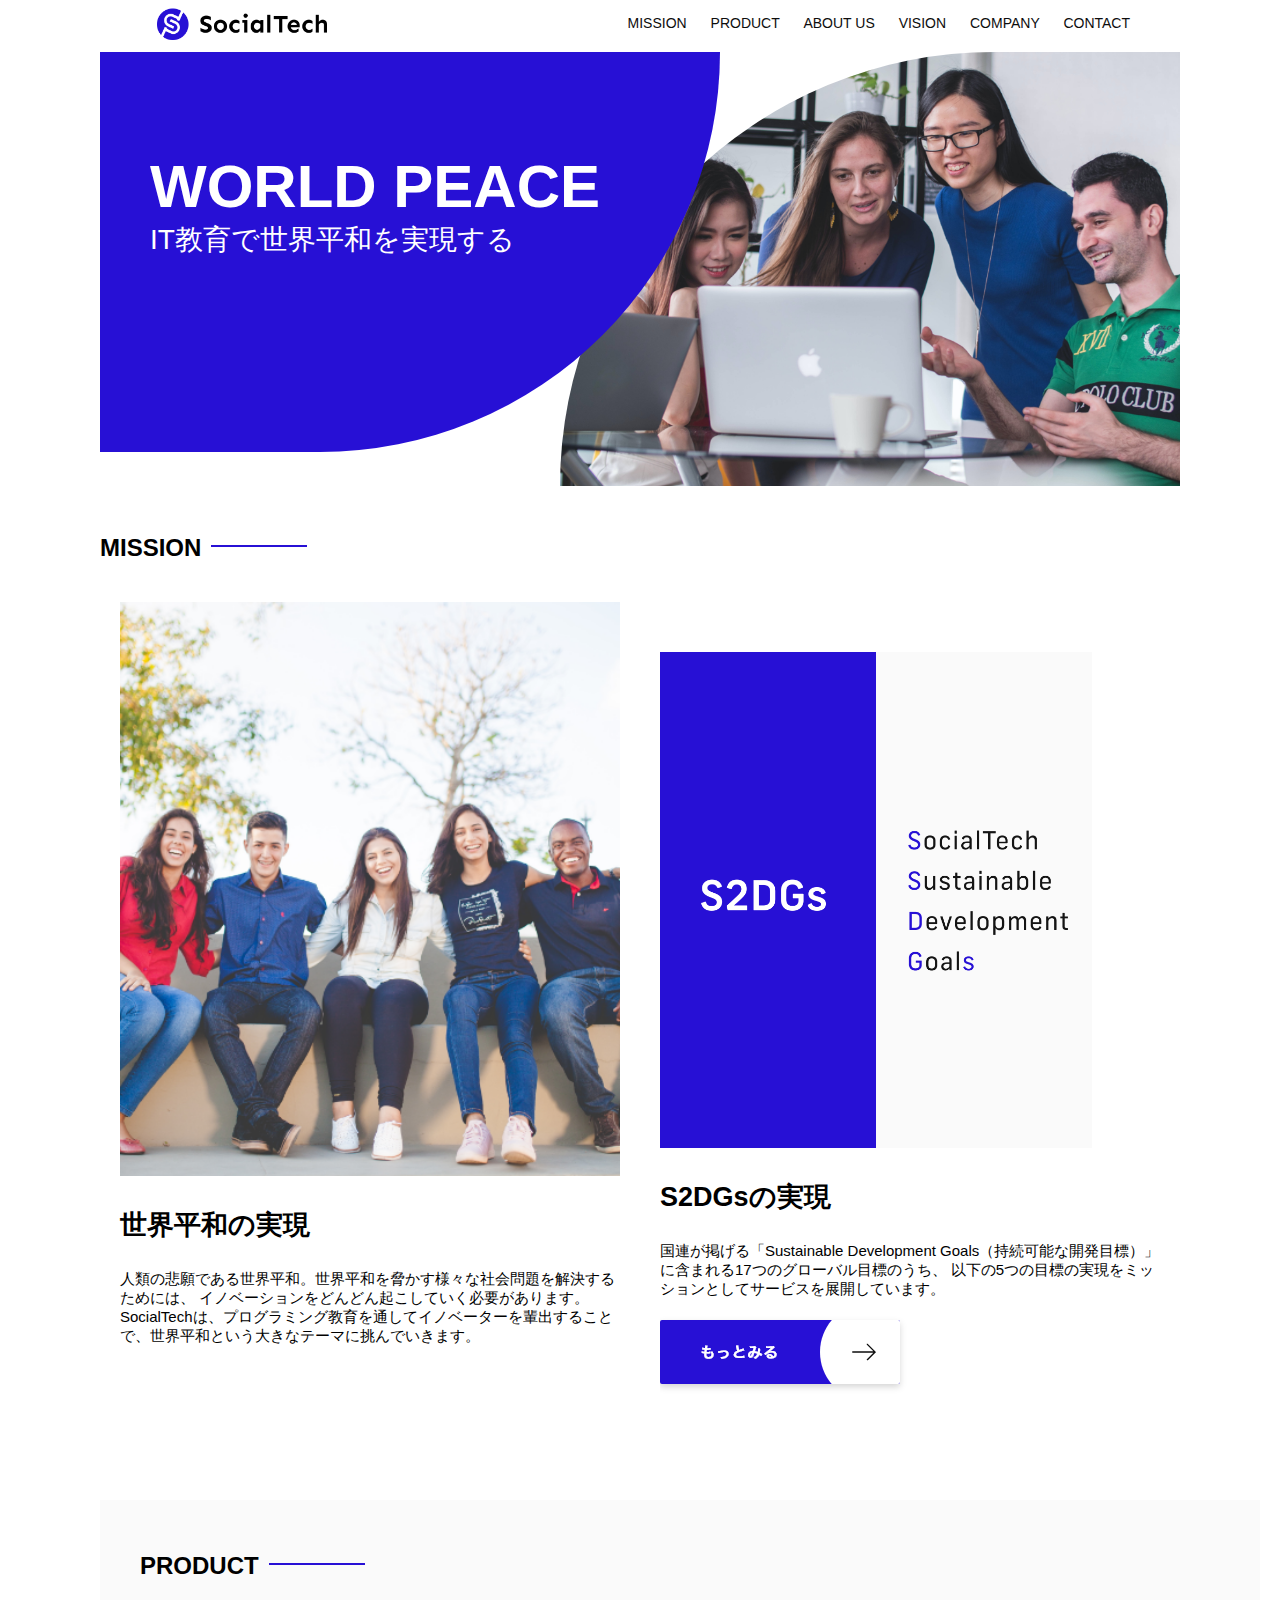
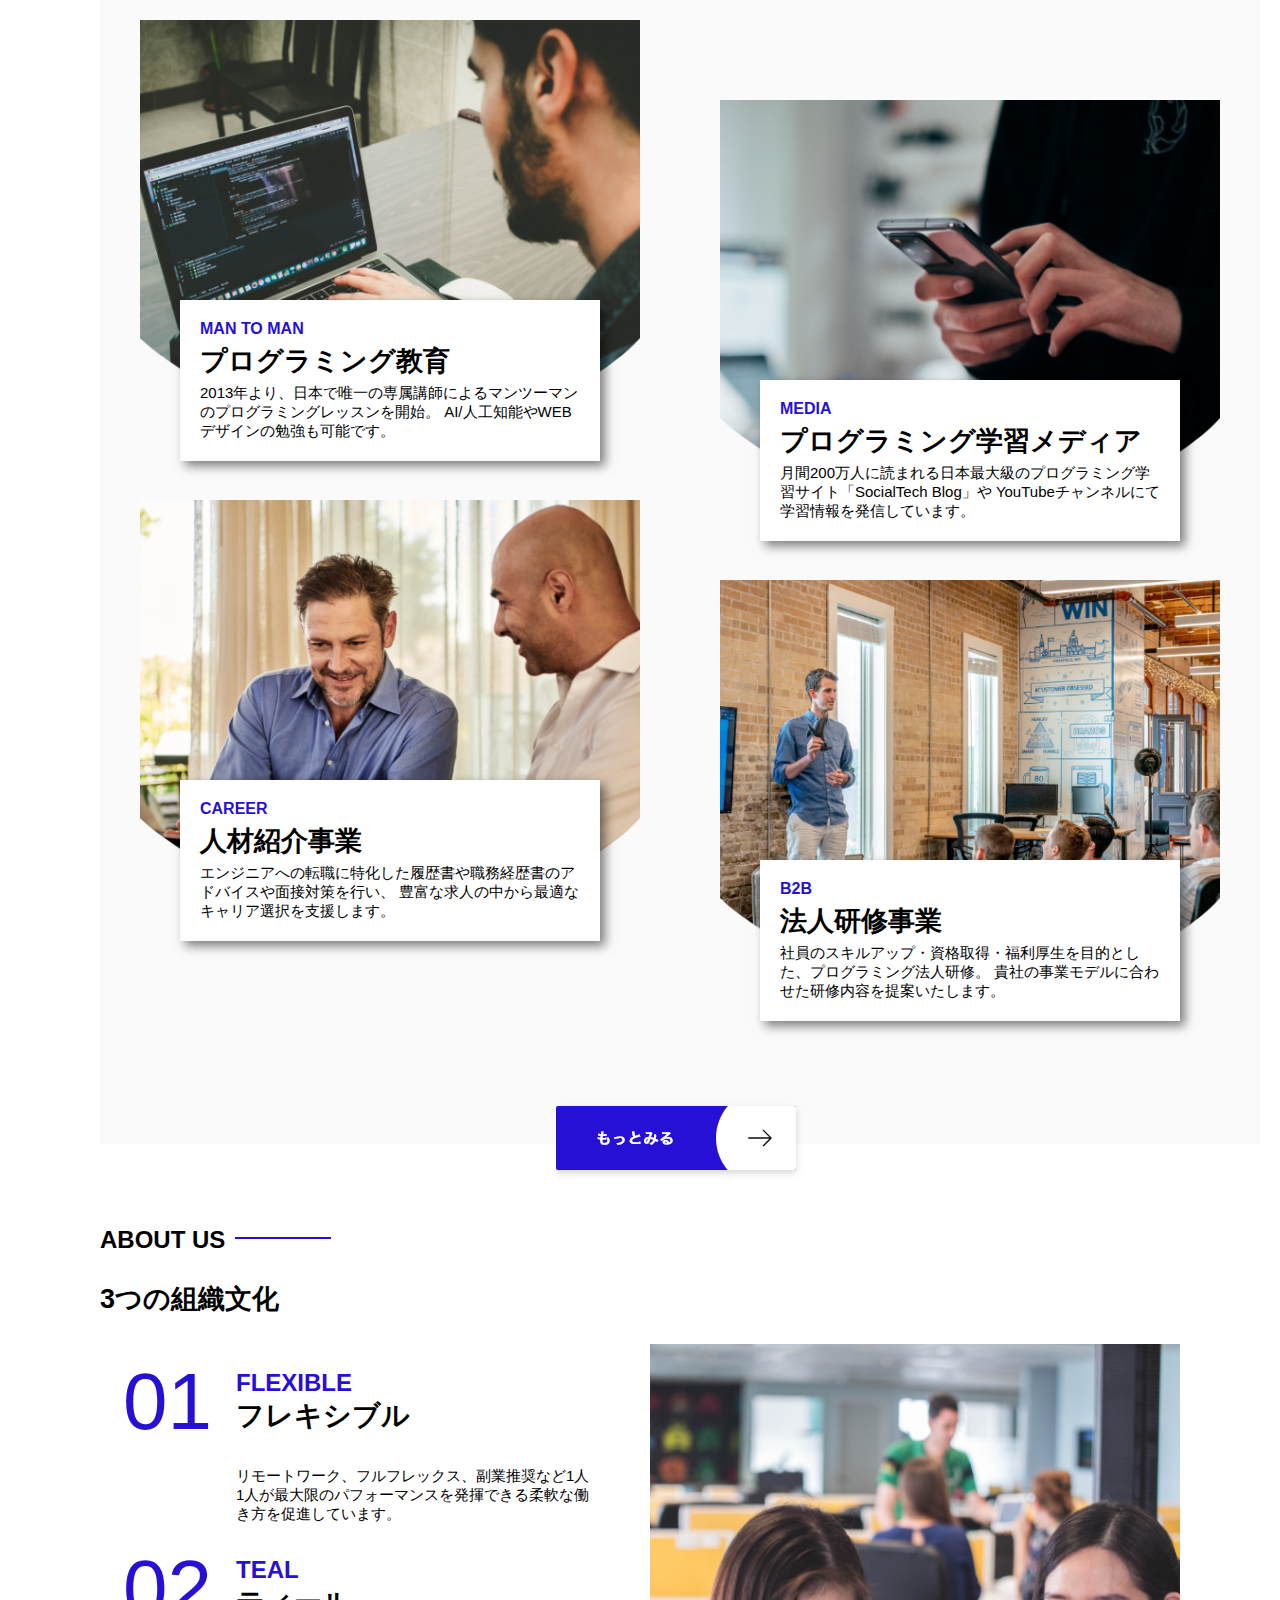
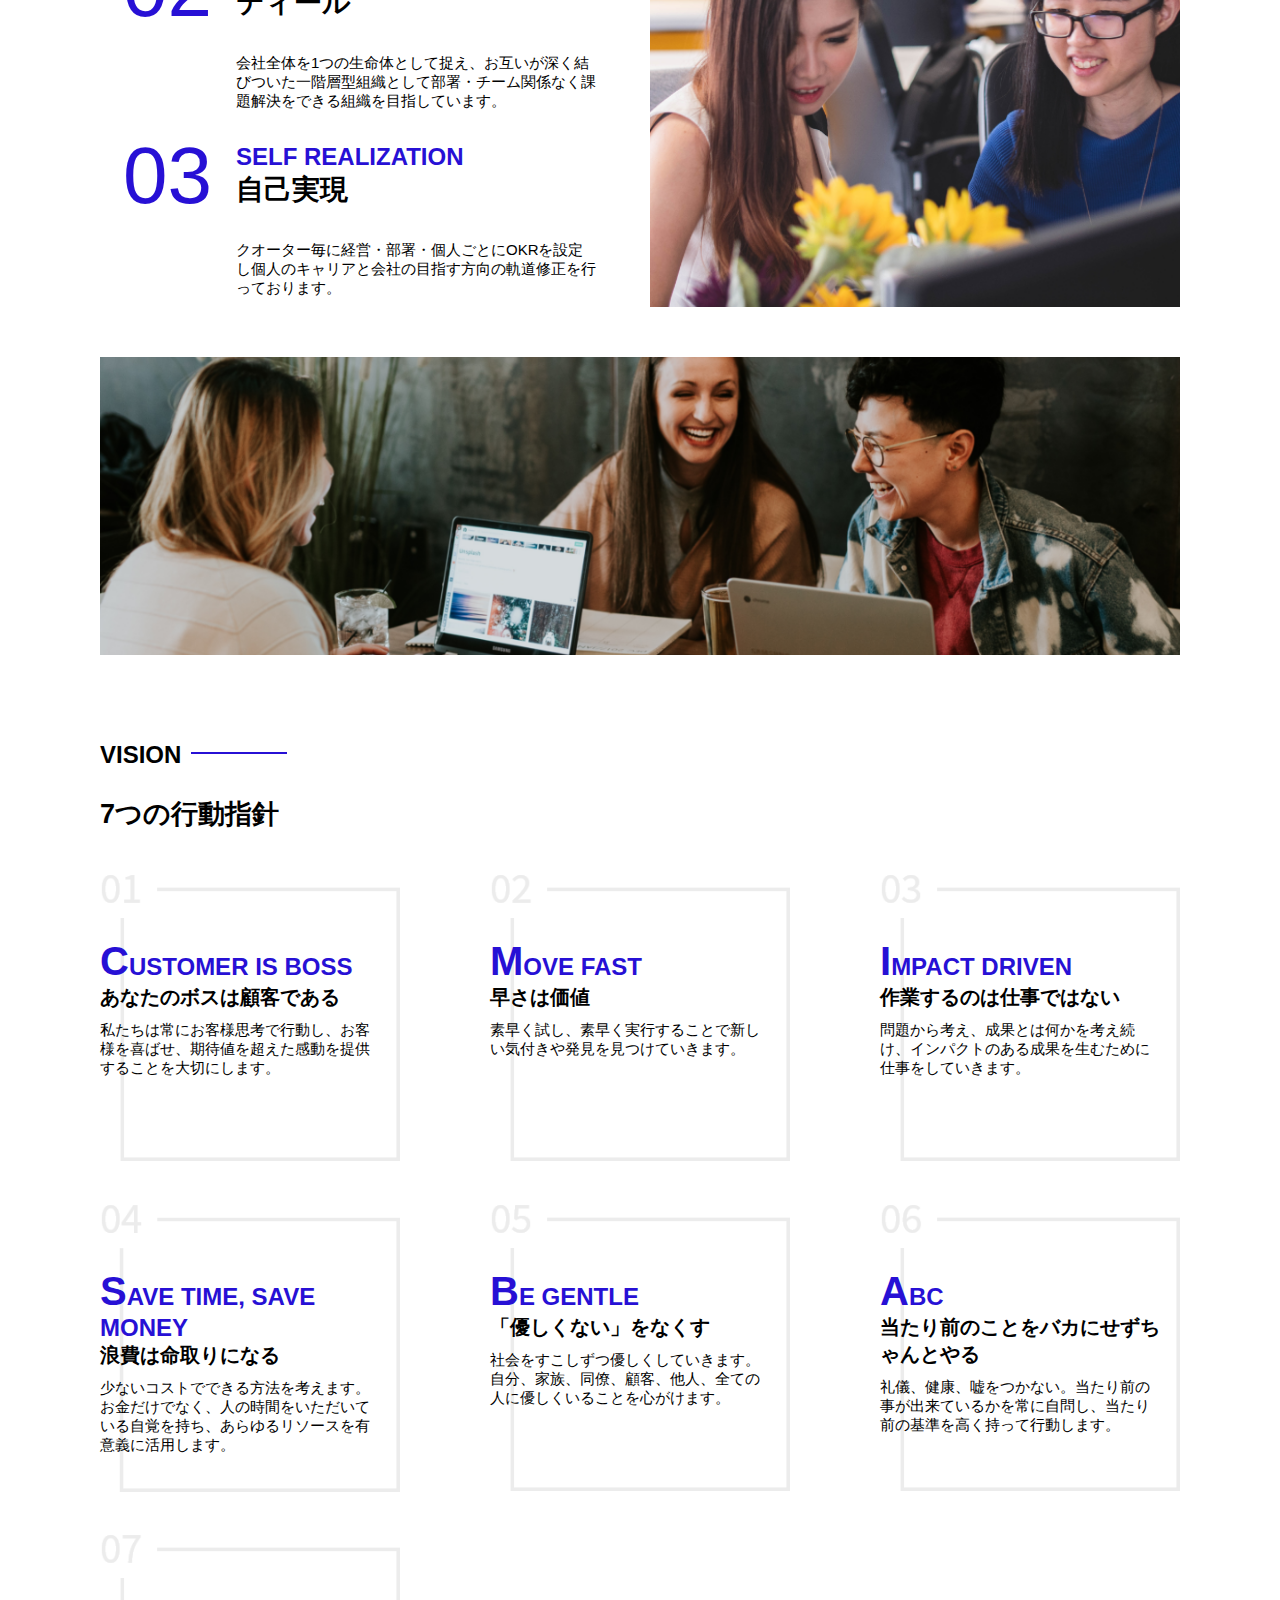
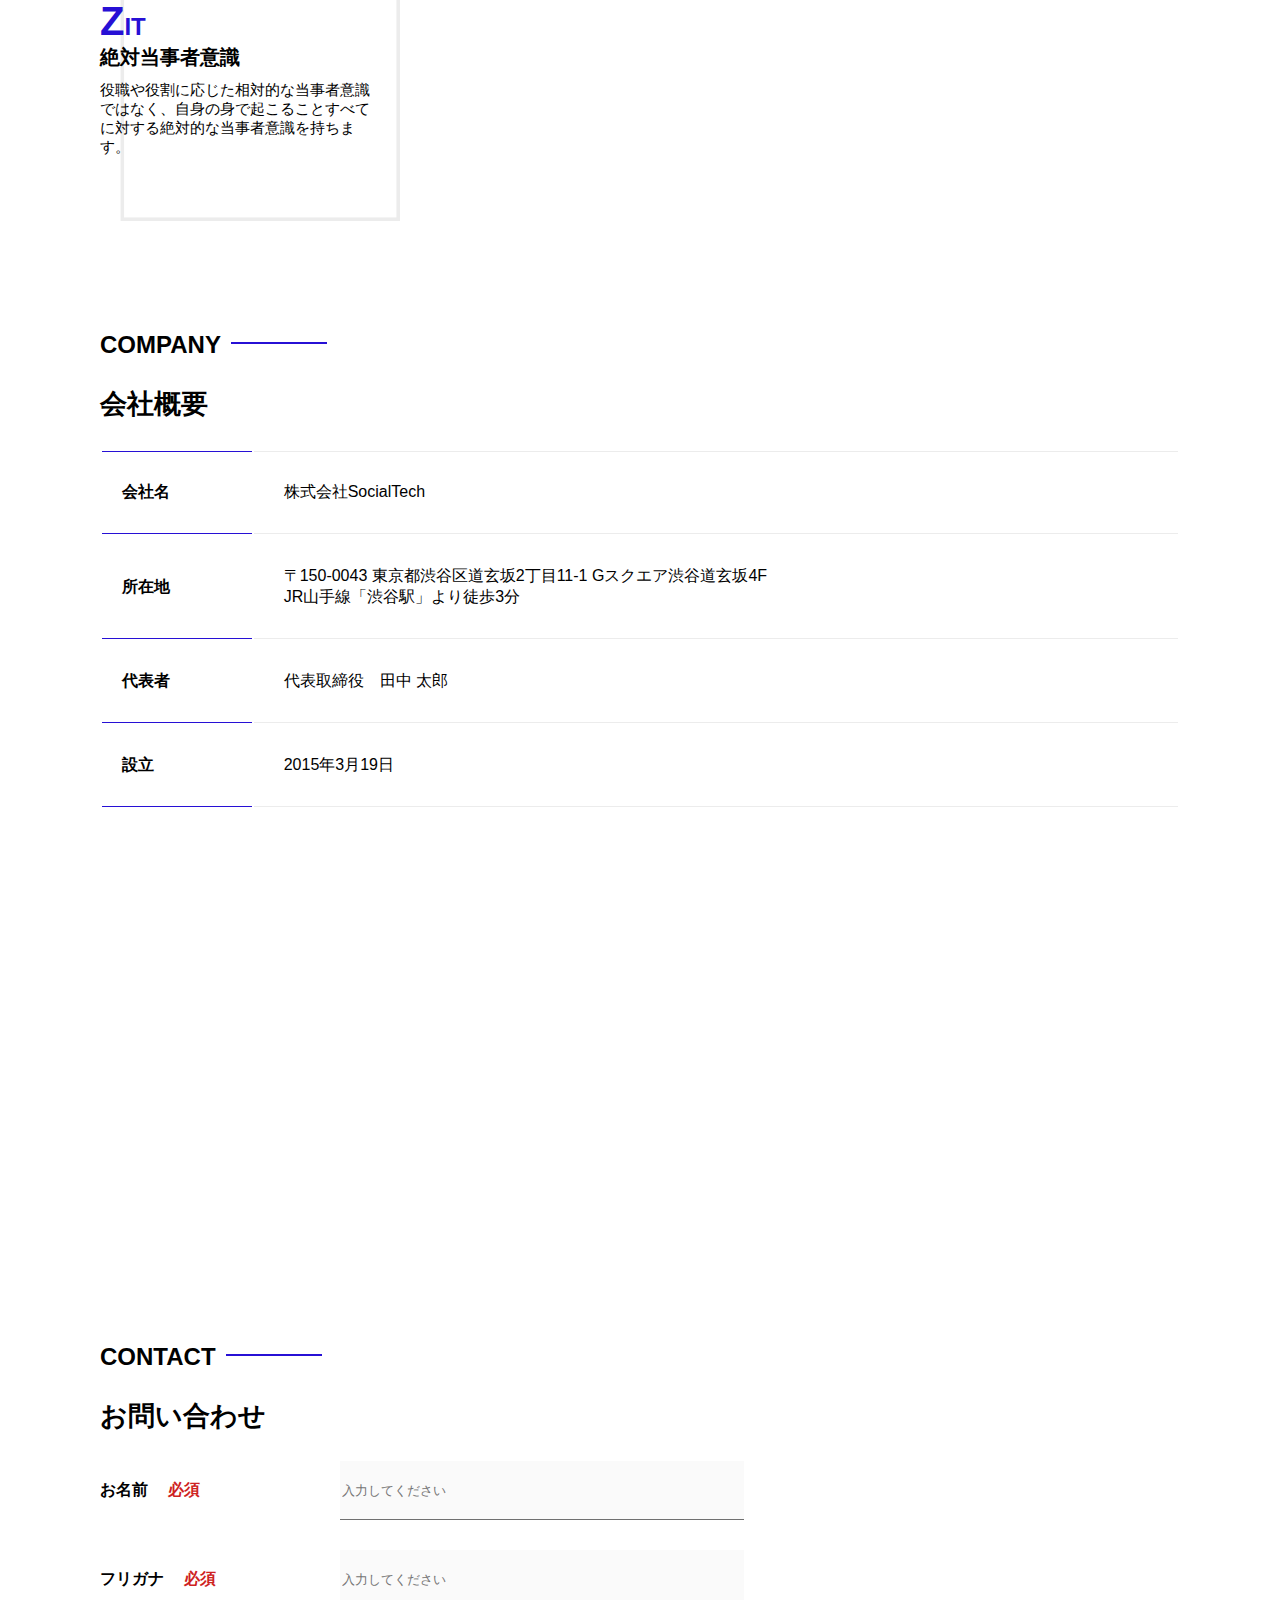
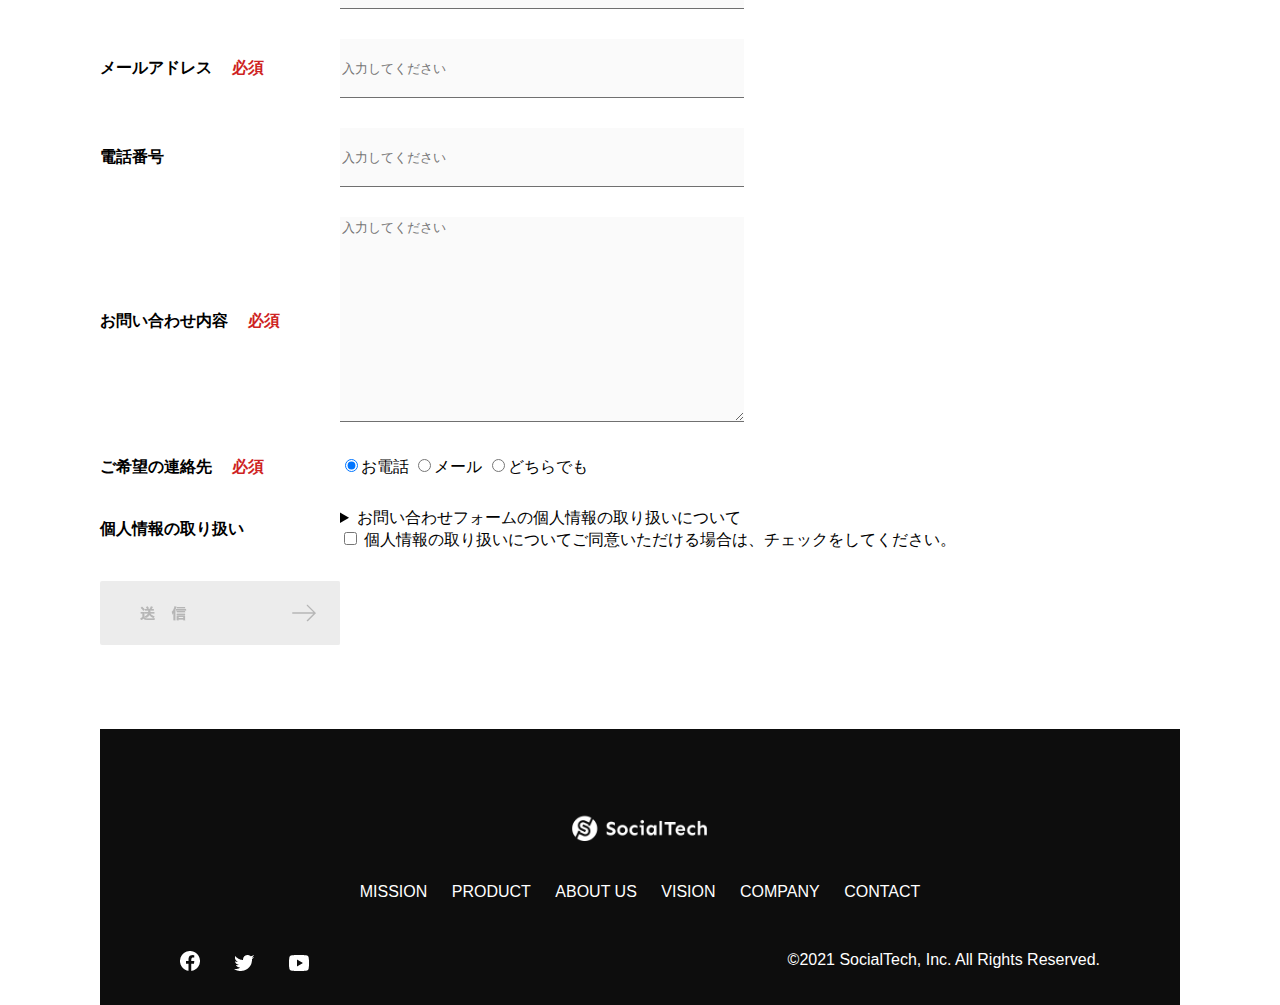
<file: index.html>
<!DOCTYPE html>
<html>
    <head>
        <title>SocialTech</title>
        <meta charset="utf-8">
        <meta description="SocialTexhはEdTech業界のリーディングカンパニーを目指します。">
        <meta name="viewport" content="width=device-width, initial-scale=1.0">
        <link rel="stylesheet" href="style.css">
    </head>
    <body>
        <header>
            <!-- ロゴ -->
            <a href="index.html" id="logo">
                <img src="images/logo.png" alt="トップページに戻る"\>
            </a>

            <!-- PC用ナビゲーション -->
            <nav id="nav-pc">
                <a href="mission.html">MISSION</a>
                <a href="product.html">PRODUCT</a>
                <a href="index.html#aboutus">ABOUT US</a>
                <a href="index.html#vision">VISION</a>
                <a href="index.html#company">COMPANY</a>
                <a href="index.html#contact">CONTACT</a>
            </nav>
            <!-- スマホ用メニューボタン -->
            <img id="menu-sp" src="images/button-menu.png" alt="ナビゲーションを開く" onclick="document.getElementById('nav-sp').style.display = 'block'">

            <!-- スマホ用ナビゲーション -->
            <nav id="nav-sp">
                <img id="close" src="images/button-close.png" alt="ナビゲーションを閉じる" onclick="document.getElementById('nav-sp').style.display = 'none'">
                <a id="logo-sp" href="index.html" onclick="document.getElementById('nav-sp').style.display = 'none'">
                    <img src="images/logo-sp.png" alt="トップページに戻る">
                </a>
                <a class="menu" href="mission.html" onclick="document.getElementById('nav-sp').style.display = 'none'">MISSION</a>
                <a class="menu" href="product.html" onclick="document.getElementById('nav-sp').style.display = 'none'">PRODUCT</a>
                <a class="menu" href="index.html#aboutus" onclick="document.getElementById('nav-sp').style.display = 'none'">ABOUT US</a>
                <a class="menu" href="index.html#vision" onclick="document.getElementById('nav-sp').style.display = 'none'">VISION</a>
                <a class="menu" href="index.html#company" onclick="document.getElementById('nav-sp').style.display = 'none'">COMPANY</a>
                <a class="menu" href="index.html#contact" onclick="document.getElementById('nav-sp').style.display = 'none'">CONTACT</a>
                <div id="sns">
                    <a href=""><img src="images/button-facebook.png" alt="Facebookのリンク"></a>
                    <a href=""><img src="images/button-twitter.png" alt="Twitterのリンク"></a>
                    <a href=""><img src="images/button-youtube.png" alt="YouTubeのリンク"></a>
                </div>
            </nav>
        </header>
        <main>
            <article>
                <!-- MAIN VISUAL -->
                <section id="main-visual">
                    <div id="main-message">
                        <h1>WORLD PEACE</h1>
                        <p>IT教育で世界平和を実現する</p>
                    </div>
                    <img src="images/index/index-main.png" alt="PCの周りに集まる多国籍の仲間たち">
                </section>
                <!-- MISSION -->
                <section id="mission">
                    <h2 class="index-h2">MISSION</h2>
                    <div id="mission-flex">
                        <div>
                            <img id="mission-photo" src="images/index/index-mission.png" alt="屋外のベンチで写真撮影する多国籍の仲間たち">
                            <h3>世界平和の実現</h3>
                            <p>
                                人類の悲願である世界平和。世界平和を脅かす様々な社会問題を解決するためには、
                                イノベーションをどんどん起こしていく必要があります。
                                SocialTechは、プログラミング教育を通してイノベーターを輩出することで、世界平和という大きなテーマに挑んでいきます。
                            </p>
                        </div>
                        <div>
                            <img id="s2dgs" src="images/index/s2dgs.png" alt="S2DGs">
                            <h3>S2DGsの実現</h3>
                            <p>
                                国連が掲げる「Sustainable Development Goals（持続可能な開発目標）」に含まれる17つのグローバル目標のうち、
                                以下の5つの目標の実現をミッションとしてサービスを展開しています。</p>
                            <a href="mission.html">
                                <img src="images/button-more.png" alt="もっと見る">
                            </a>
                        </div>
                    </div>
                </section>
                <!-- PRODUCT -->
                <section id="product">
                    <h2 class="index-h2">PRODUCT</h2>
                    <div id="product-flex">
                        <div id="product-left">
                            <div>
                                <img class="product-photo" src="images/index/index-mantoman.png" alt="PCでコードを書く男性">
                                <div class="product-explain">
                                    <span>MAN TO MAN</span>
                                    <h3>プログラミング教育</h3>
                                    <p>
                                        2013年より、日本で唯一の専属講師によるマンツーマンのプログラミングレッスンを開始。
                                        AI/人工知能やWEBデザインの勉強も可能です。
                                    </p>
                                </div>
                            </div>
                            <div>
                                <img class="product-photo" src="images/index/index-career.png" alt="笑顔で話し合う2人の男性">
                                <div class="product-explain">
                                    <span>CAREER</span>
                                    <h3>人材紹介事業</h3>
                                    <p>
                                        エンジニアへの転職に特化した履歴書や職務経歴書のアドバイスや面接対策を行い、
                                        豊富な求人の中から最適なキャリア選択を支援します。
                                    </p>
                                </div>
                            </div>
                        </div>
                        <div id="product-right">
                            <div>
                                <img class="product-photo" src="images/index/index-media.png" alt="スマートフォンを操作する人">
                                <div class="product-explain">
                                    <span>MEDIA</span>
                                    <h3>プログラミング学習メディア</h3>
                                    <p>
                                        月間200万人に読まれる日本最大級のプログラミング学習サイト「SocialTech Blog」や
                                        YouTubeチャンネルにて学習情報を発信しています。
                                    </p>
                                </div>
                            </div>
                            <div>
                                <img class="product-photo" src="images/index/index-b2b.png" alt="講演中の男性とそれを聞く人々">
                                <div class="product-explain">
                                    <span>B2B</span>
                                    <h3>法人研修事業</h3>
                                    <p>
                                        社員のスキルアップ・資格取得・福利厚生を目的とした、プログラミング法人研修。
                                        貴社の事業モデルに合わせた研修内容を提案いたします。
                                    </p>
                                </div>
                            </div>
                        </div>
                    </div>
                    <div>
                        <a id="product-more" href="product.html">
                            <img src="images/button-more.png" alt="もっと見る">
                        </a>
                    </div>
                </section>
                <!-- ABOUT US -->
                <section id="aboutus">
                    <h2 class="index-h2">ABOUT US</h2>
                    <h3>3つの組織文化</h3>
                    <div>
                        <table class="culture-table">
                            <tr>
                                <td>
                                    <span class="culture-num">01</span>
                                </td>
                                <td>
                                    <span class="culture-en">FLEXIBLE</span>
                                    <span class="culture-ja">フレキシブル</span>
                                </td>
                            </tr>
                            <tr>
                                <td></td>
                                <td>
                                    <p class="culture-description">
                                        リモートワーク、フルフレックス、副業推奨など1人1人が最大限のパフォーマンスを発揮できる柔軟な働き方を促進しています。
                                    </p>
                                </td>
                            </tr>
                            <tr>
                                <td>
                                    <span class="culture-num">02</span>
                                </td>
                                <td>
                                    <span class="culture-en">TEAL</span>
                                    <span class="culture-ja">ティール</span>
                                </td>
                            </tr>
                            <tr>
                                <td></td>
                                <td>
                                    <p class="culture-description">
                                        会社全体を1つの生命体として捉え、お互いが深く結びついた一階層型組織として部署・チーム関係なく課題解決をできる組織を目指しています。
                                    </p>
                                </td>
                            </tr>
                            <tr>
                                <td>
                                    <span class="culture-num">03</span>
                                </td>
                                <td>
                                    <span class="culture-en">SELF REALIZATION</span>
                                    <span class="culture-ja">自己実現</span>
                                </td>
                            </tr>
                            <tr>
                                <td></td>
                                <td>
                                    <p class="culture-description">
                                        クオーター毎に経営・部署・個人ごとにOKRを設定し個人のキャリアと会社の目指す方向の軌道修正を行っております。
                                    </p>
                                </td>
                            </tr>
                        </table>
                        <img class="culture-img" src="images/index/index-aboutus1.png" alt="笑顔で話し合う2人の女性">
                    </div>
                    <img class="culture-img2" src="images/index/index-aboutus2.png" alt="笑顔で話し合う3人の男女">
                </section>
                <!-- VISION -->
                <section id="vision">
                    <h2 class="index-h2">VISION</h2>
                    <h3>7つの行動指針</h3>
                    <div>
                        <div class="vision-box">
                            <img src="images/index/vision-01.png" alt="01">
                            <span>
                                <h4>CUSTOMER IS BOSS</h4>
                                <h5>あなたのボスは顧客である</h5>
                                <p>私たちは常にお客様思考で行動し、お客様を喜ばせ、期待値を超えた感動を提供することを大切にします。</p>
                            </span>
                        </div>
                        <div class="vision-box">
                            <img src="images/index/vision-02.png" alt="02">
                            <span>
                                <h4>MOVE FAST</h4>
                                <h5>早さは価値</h5>
                                <p>素早く試し、素早く実行することで新しい気付きや発見を見つけていきます。</p>
                            </span>
                        </div>
                        <div class="vision-box">
                            <img src="images/index/vision-03.png" alt="03">
                            <span>
                                <h4>IMPACT DRIVEN</h4>
                                <h5>作業するのは仕事ではない</h5>
                                <p>問題から考え、成果とは何かを考え続け、インパクトのある成果を生むために仕事をしていきます。</p>
                            </span>
                        </div>
                        <div class="vision-box">
                            <img src="images/index/vision-04.png" alt="04">
                            <span>
                                <h4>SAVE TIME, SAVE MONEY</h4>
                                <h5>浪費は命取りになる</h5>
                                <p>少ないコストでできる方法を考えます。お金だけでなく、人の時間をいただいている自覚を持ち、あらゆるリソースを有意義に活用します。</p>
                            </span>
                        </div>
                        <div class="vision-box">
                            <img src="images/index/vision-05.png" alt="05">
                            <span>
                                <h4>BE GENTLE</h4>
                                <h5>「優しくない」をなくす</h5>
                                <p>社会をすこしずつ優しくしていきます。自分、家族、同僚、顧客、他人、全ての人に優しくいることを心がけます。</p>
                            </span>
                        </div>
                        <div class="vision-box">
                            <img src="images/index/vision-06.png" alt="06">
                            <span>
                                <h4>ABC</h4>
                                <h5>当たり前のことをバカにせずちゃんとやる</h5>
                                <p>礼儀、健康、嘘をつかない。当たり前の事が出来ているかを常に自問し、当たり前の基準を高く持って行動します。</p>
                            </span>
                        </div>
                        <div class="vision-box">
                            <img src="images/index/vision-07.png" alt="07">
                            <span>
                                <h4>ZIT</h4>
                                <h5>絶対当事者意識</h5>
                                <p>役職や役割に応じた相対的な当事者意識ではなく、自身の身で起こることすべてに対する絶対的な当事者意識を持ちます。</p>
                            </span>
                        </div>
                    </div>
                </section>
                <!-- COMPANY -->
                <section id="company">
                    <h2 class="index-h2">COMPANY</h2>
                    <h3>会社概要</h3>
                    <table id="company-table">
                        <tr>
                            <th class="tableheader-first">会社名</th>
                            <td class="cell-first">株式会社SocialTech</td>
                        </tr>
                        <tr>
                            <th class="tableheader">所在地</th>
                            <td class="cell">〒150-0043 東京都渋谷区道玄坂2丁目11-1 Gスクエア渋谷道玄坂4F<br>JR山手線「渋谷駅」より徒歩3分</td>
                        </tr>
                        <tr>
                            <th class="tableheader">代表者</th>
                            <td class="cell">代表取締役　田中 太郎</td>
                        </tr>
                        <tr>
                            <th class="tableheader">設立</th>
                            <td class="cell">2015年3月19日</td>
                        </tr>
                    </table>
                    <iframe 
                      src="https://www.google.com/maps/embed?pb=!1m18!1m12!1m3!1d1620.8880211746512!2d139.69509635814796!3d35.657889074378616!2m3!1f0!2f0!3f0!3m2!1i1024!2i768!4f13.1!3m3!1m2!1s0x60188b55ffeee63f%3A0xdb297b0027845c04!2z44CSMTUwLTAwNDMg5p2x5Lqs6YO95riL6LC35Yy66YGT546E5Z2C77yS5LiB55uu77yR77yR4oiSMSBH!5e0!3m2!1sja!2sjp!4v1645965902084!5m2!1sja!2sjp" 
                      width="600" height="450" style="border:0;" allowfullscreen="" loading="lazy">
                    </iframe>
                </section>
                <!-- CONTACT -->
                <section id="contact">
                    <h2 class="index-h2">CONTACT</h2>
                    <h3>お問い合わせ</h3>
                    <form action="https://api.staticforms.xyz/submit" method="post">
                        <input type="text" name="honeypot" style="display:none;">
                        <input type="hidden" name="accessKey" value="dfb8525f-82c2-498f-91ba-51f050375a5e">
                        <input type="hidden" name="subject" value="お問い合わせフォーム">
                        <input type="hidden" name="replyTo" value="y.yukinaaa@gmail.com"> <!-- Optional -->
                        <input type="hidden" name="redirectTo" value="">
                        <div>
                            <div class="contact-heading">
                                <label class="contact-label">お名前<span class="contact-span">必須</span></label>
                            </div>
                            <div class="contact-form">
                                <input type="text" name="name" placeholder="入力してください" class="contact-textbox">
                            </div>
                        </div>
                        <div>
                            <div class="contact-heading">
                                <label class="contact-label">フリガナ<span class="contact-span">必須</span></label>
                            </div>
                            <div>
                                <input type="text" name="furigana" placeholder="入力してください" class="contact-textbox">
                            </div>
                        </div>
                        <div>
                            <div class="contact-heading">
                                <label class="contact-label">メールアドレス<span class="contact-span">必須</span></label>
                            </div>
                            <div>
                                <input type="text" name="email" placeholder="入力してください" class="contact-textbox">
                            </div>
                        </div>
                        <div>
                            <div class="contact-heading">
                                <label class="contact-label">電話番号</span></label>
                            </div>
                            <div>
                                <input type="text" name="tel" placeholder="入力してください" class="contact-textbox">
                            </div>
                        </div>
                        <div>
                            <div class="contact-heading">
                                <label class="contact-label">お問い合わせ内容<span class="contact-span">必須</span></label>
                            </div>
                            <div>
                                <textarea class="contact-textarea" name="message" placeholder="入力してください"></textarea>
                            </div>
                        </div>
                        <div>
                            <div class="contact-heading">
                                <label class="contact-label">ご希望の連絡先<span class="contact-span">必須</span></label>
                            </div>
                            <div>
                                <input class="radiobutton" type="radio" name="contact" value="tel" checked><label>お電話</label>
                                <input class="radiobutton" type="radio" name="contact" value="mail"><label>メール</label>
                                <input class="radiobutton" type="radio" name="contact" value="both"><label>どちらでも</label>
                            </div>
                        </div>
                        <div>
                            <div class="contact-heading">
                                <label class="contact-label">個人情報の取り扱い</label>
                            </div>
                            <div>
                                <details>
                                    <summary>お問い合わせフォームの個人情報の取り扱いについて</summary>
                                    <div>
                                        <span>1. 組織の名称または氏名</span><br>
                                        株式会社SocialTech<br><br>
                                        <span>2. 個人情報保護管理者（若しくはその代理人）の氏名又は職名、所属及び連絡先
                                            　鈴木　一郎　コーポレート部
                                        </span><br>
                                        メールアドレス：support@socialtech.net<br>
                                        TEL：03-xxxx-xxxx<br>
                                        <span>３．個人情報の利用目的</span><br>
                                        ・本サービス及び本サービスに関連する情報の提供又はそれらに関する連絡のため<br>
                                        ・ユーザーの本人確認のため<br>
                                        ・当社サービスのご案内のため<br>
                                        ・当社の商品等の広告または宣伝（電子メールによるものを含むものとします。）<br><br>
                                        <span>４．個人情報の取り扱い業務の委託</span><br>
                                        個人情報の取扱業務の全部または一部を外部に業務委託する場合があります。<br>
                                        その際、弊社は、個人情報を適切に保護できる管理体制を敷き実行していることを条件として<br>
                                        委託先を厳選したうえで、機密保持契約を委託先と締結し、お客様の個人情報を厳密に管理させます。<br><br>
                                        <span>５．個人情報の開示等の請求</span><br>
                                        お客様は、弊社に対してご自身の個人情報の開示等（利用目的の通知、開示、内容の訂正・追加・削除、利用の停止または消去、第三者への提供の停止）に関して、当社問合わせ窓口に申し出ることができます。<br>
                                        その際、弊社はお客様ご本人を確認させていただいたうえで、合理的な期間内に対応いたします。<br><br>
                                        なお、個人情報に関する弊社問合わせ先は、次の通りです。<br><br>
                                        株式会社SocialTech　個人情報問合せ窓口<br>
                                        〒150-0043　東京都渋谷区道玄坂2丁目11-1 Ｇスクエア渋谷道玄坂 4F<br>
                                        メールアドレス：support@socialtech.net　TEL：03-xxxx-xxxx<br><br>
                                        <span>６．個人情報を提供されることの任意性について</span><br><br>
                                        お客様がご自身の個人情報を弊社に提供されるか否かは、お客様のご判断によりますが、もしご提供されない場合には、適切なサービスが提供できない場合がありますので予めご了承ください。
                                    </div>
                                </details>
                                <input type="checkbox" name="agree">
                                <span>個人情報の取り扱いについてご同意いただける場合は、チェックをしてください。</span>
                            </div>
                        </div>
                        <input type="image" value="Submit" src="images/button-submit.png" alt="送信する">
                    </form>
                </section>
            </article>
            <footer id="footer">
                <div id="footer-logo">
                    <img src="images/logo-sp.png" alt="SocialTech">
                </div>
                <div id="footer-link">
                    <a href="mission.html">MISSION</a>
                    <a href="product.html">PRODUCT</a>
                    <a href="index.html#aboutus">ABOUT US</a>
                    <a href="index.html#vision">VISION</a>
                    <a href="index.html#company">COMPANY</a>
                    <a href="index.html#contact">CONTACT</a>
                </div>
                <div id="sns-footer">
                    <a href="https://www.facebook.com/sejuku2013"><img src="images/button-facebook.png" alt="Facebookのリンク"></a>
                    <a href="https://twitter.com/samuraijuku"><img src="images/button-twitter.png" alt="Twitterのリンク"></a>
                    <a href="https://www.youtube.com/channel/UCFFOQO5aDK0xXam4cUQXT8g"><img src="images/button-youtube.png" alt="YouTubeのリンク"></a>
                    <span id="copyright">&copy;2021 SocialTech, Inc. All Rights Reserved.</span>
                </div>
            </footer>
        </main>
    </body>
</html>
</file>
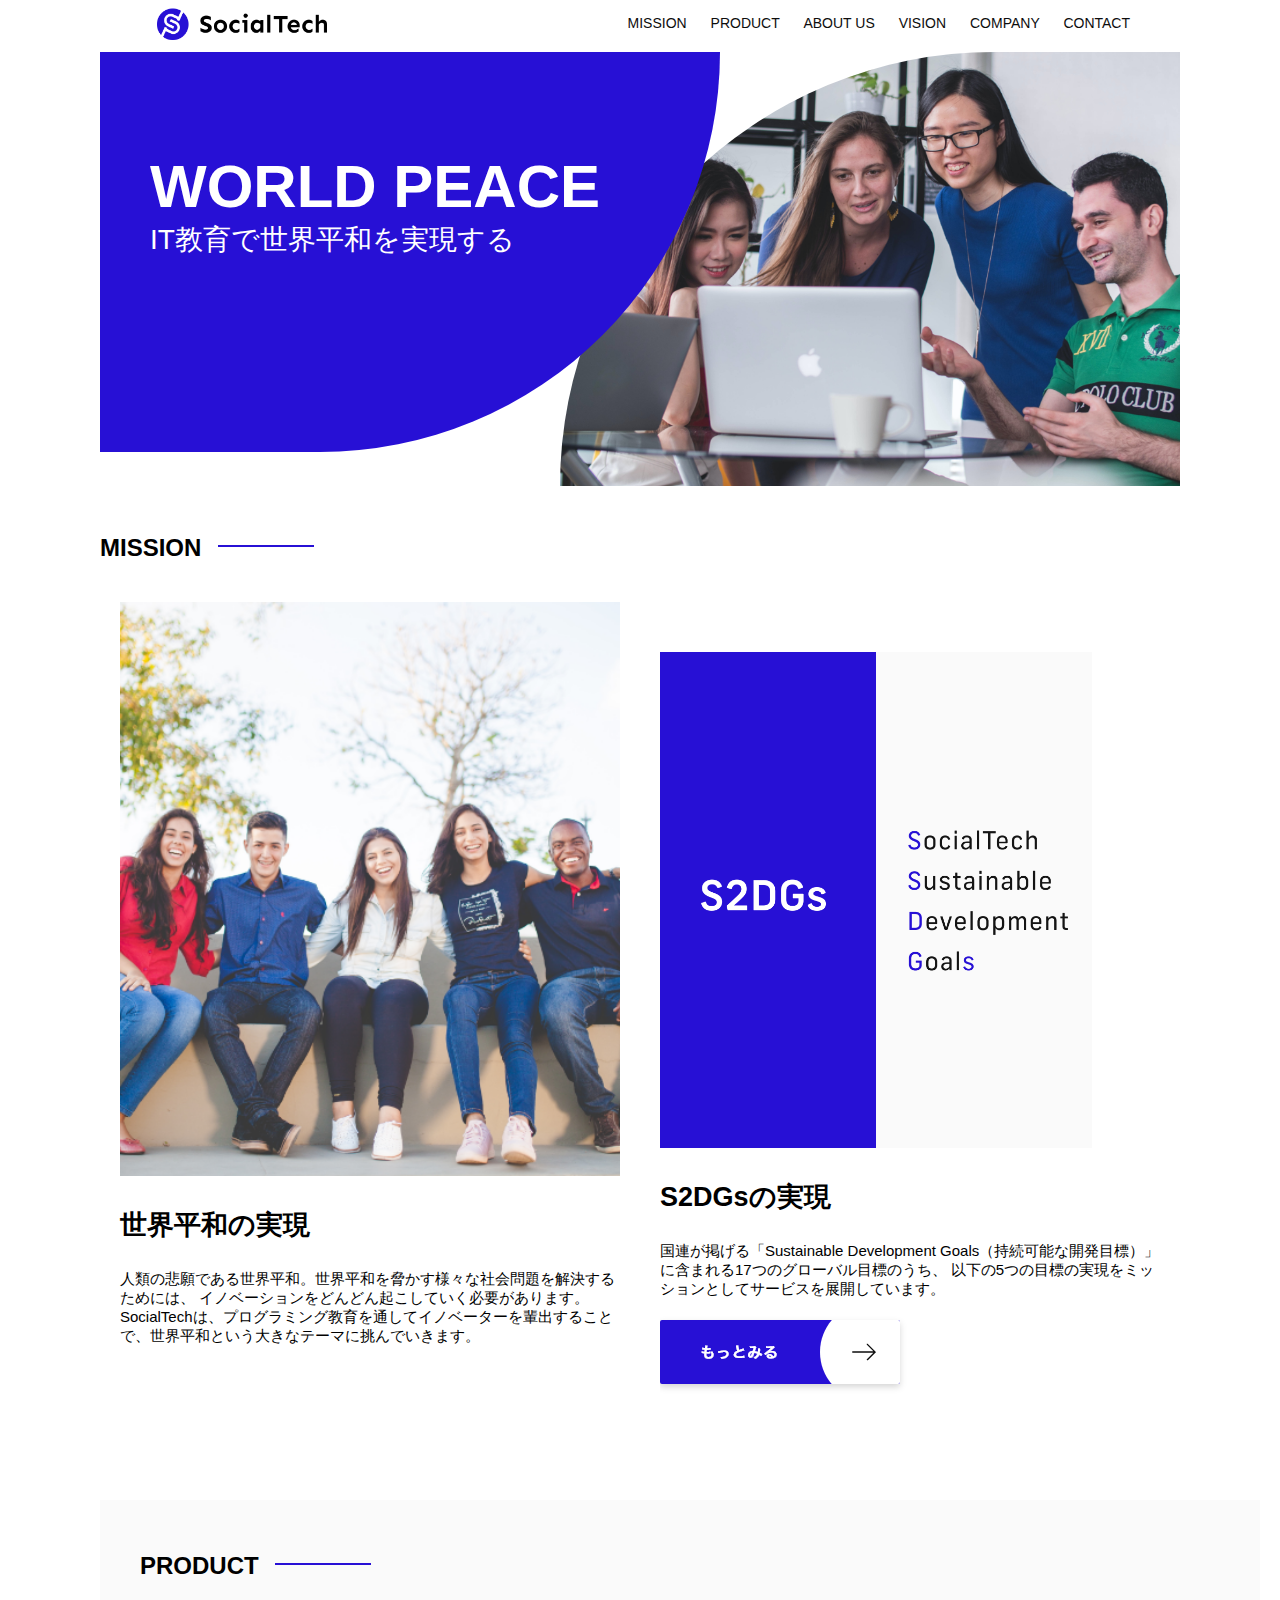
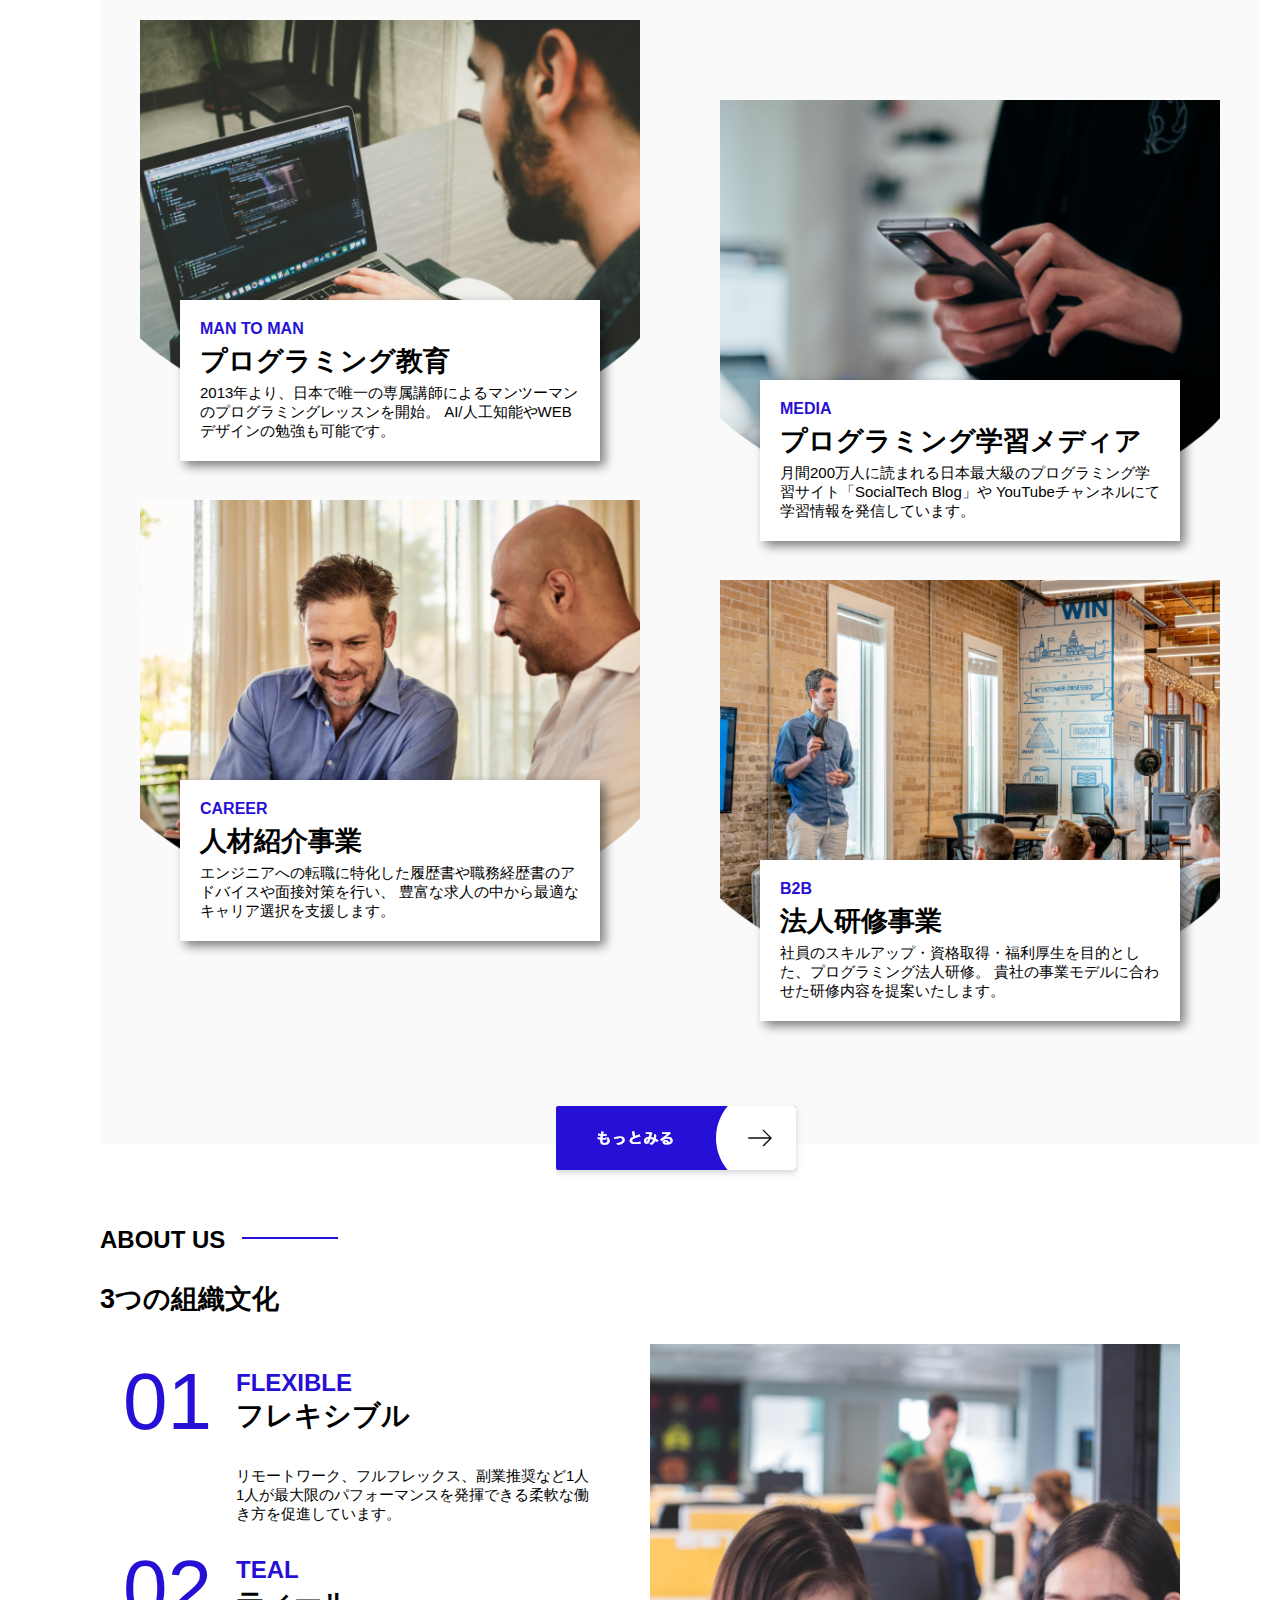
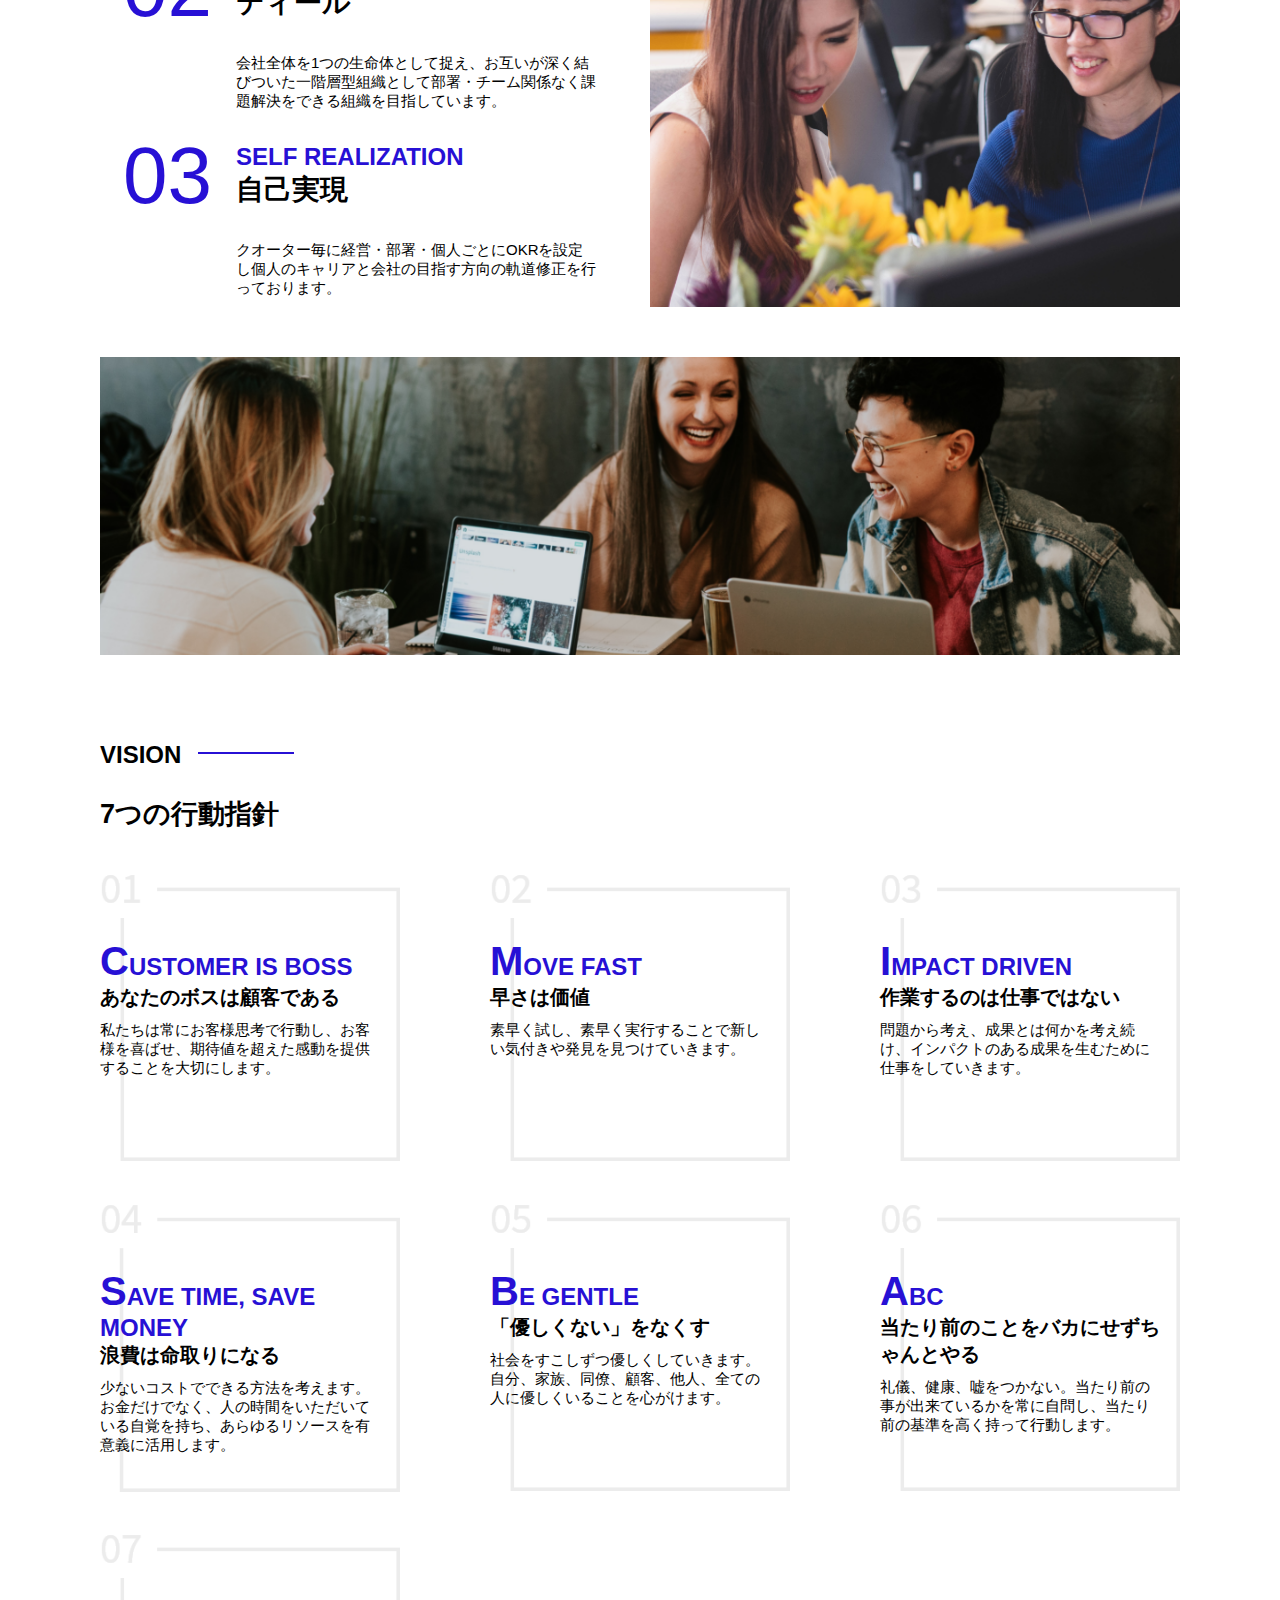
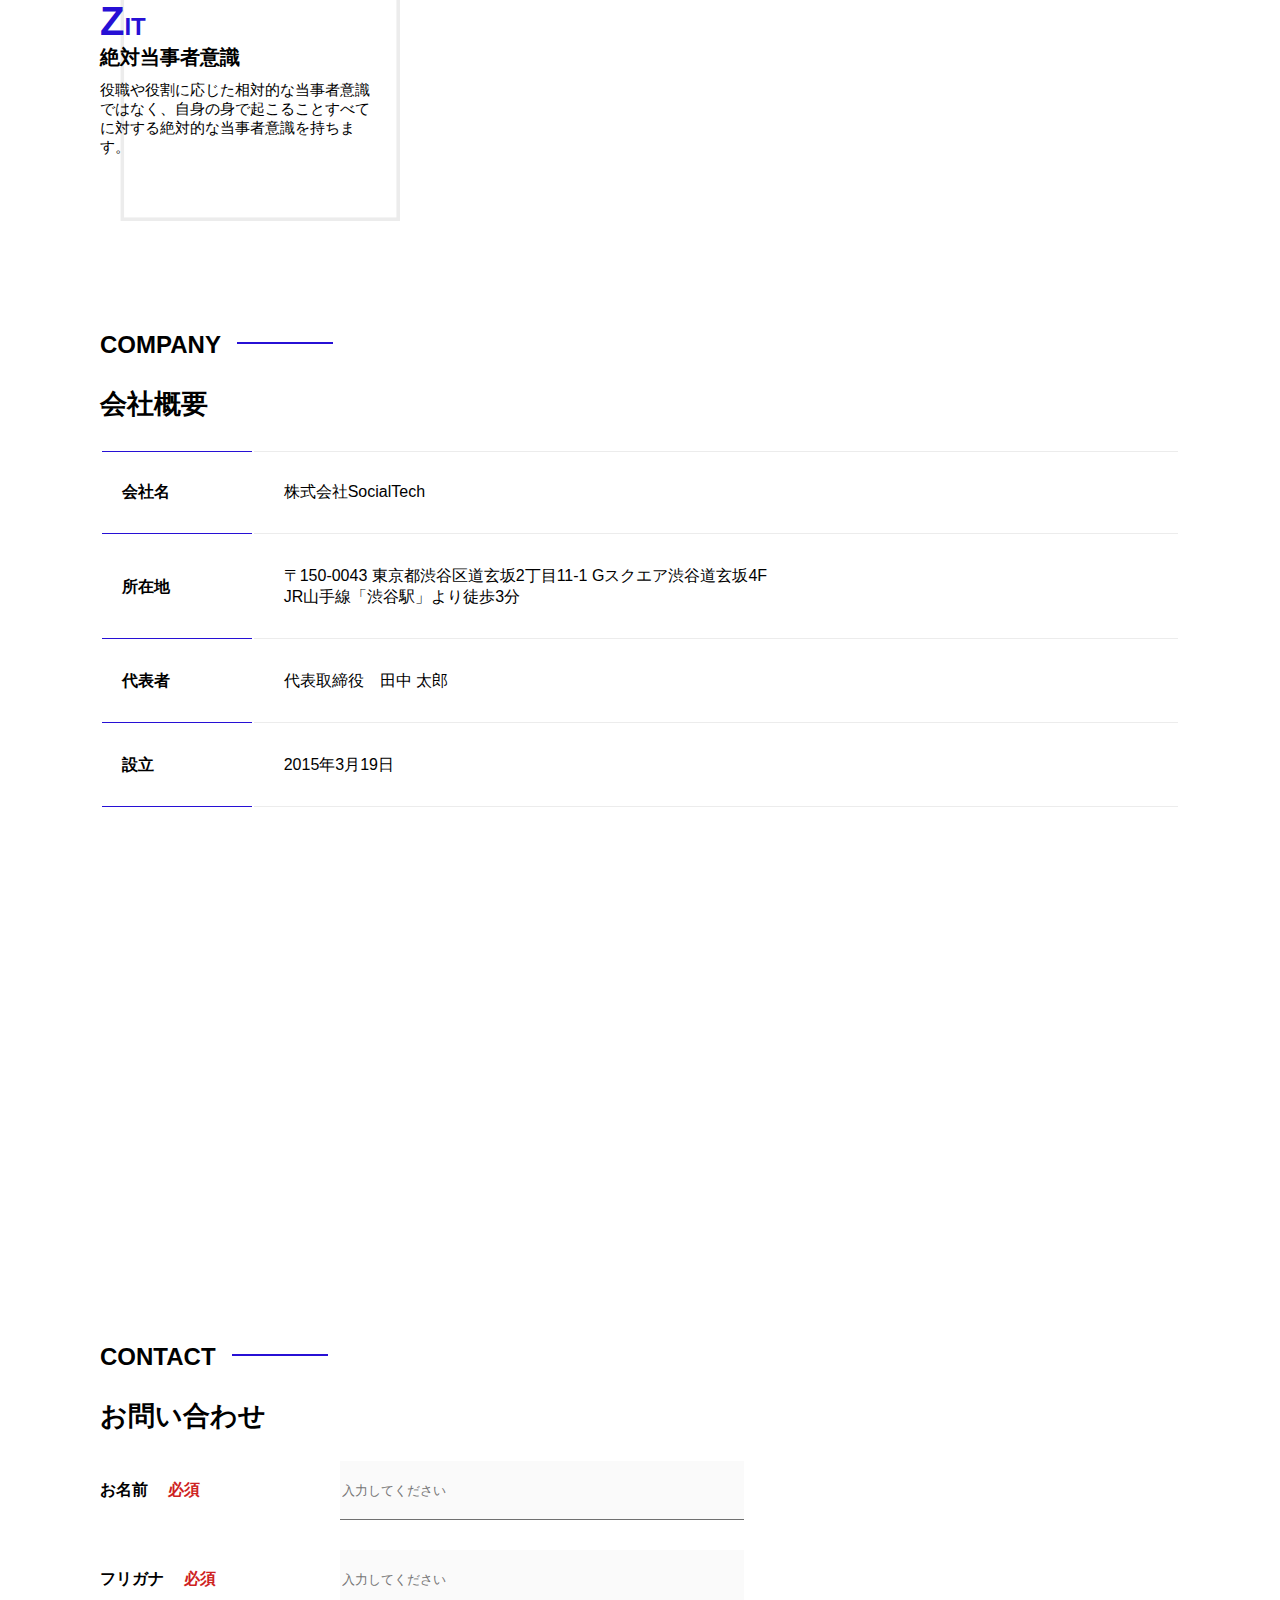
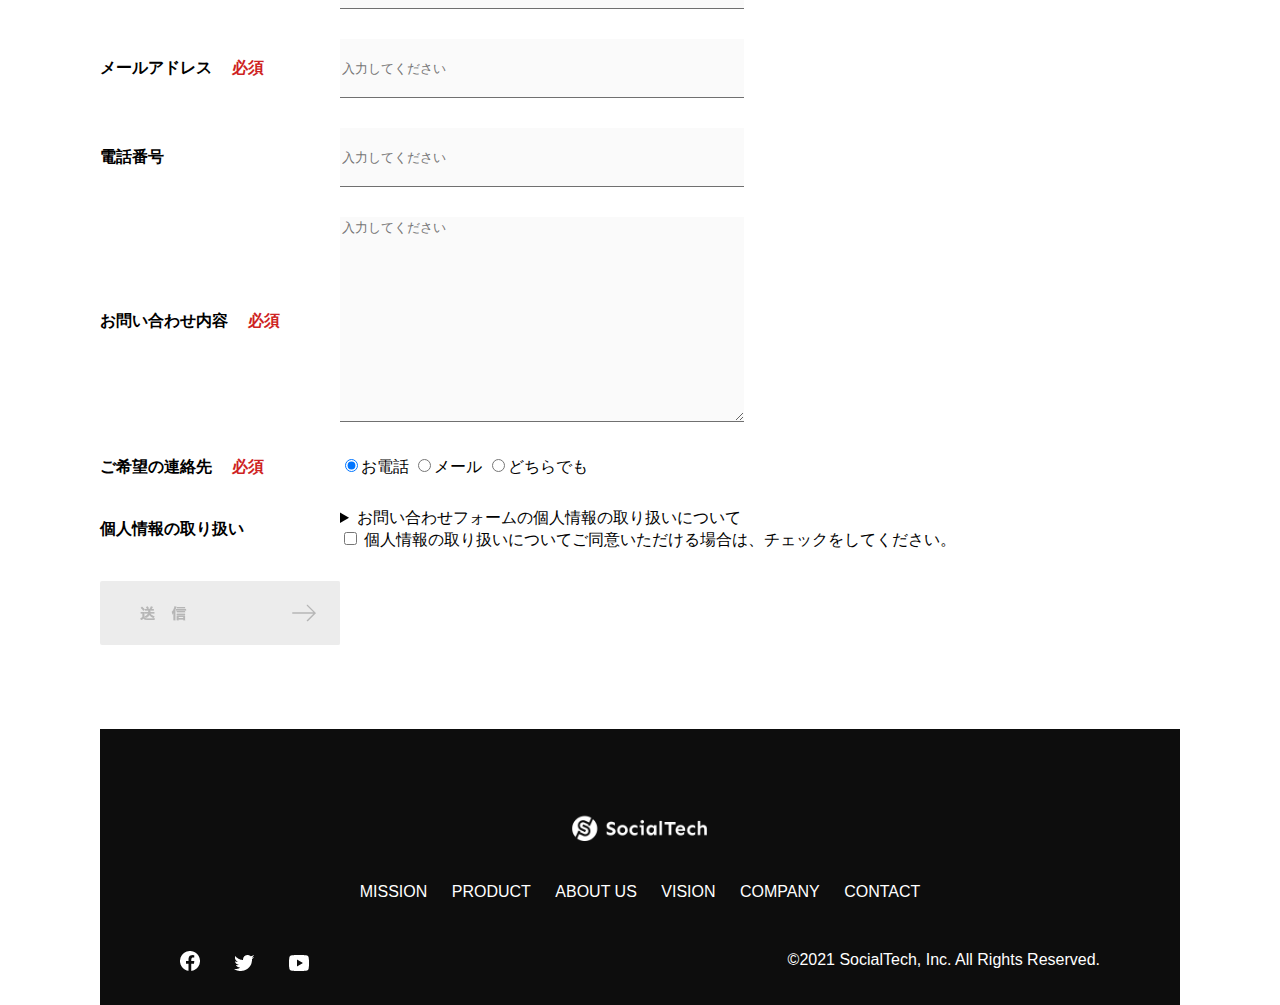
<file: index_pc.html>
<!DOCTYPE html>
<html>
    <head>
        <title>SocialTexh_pc</title>
        <meta charset="utf-8">
        <meta description="SocialTexhはEdTech業界のリーディングカンパニーを目指します。">
        <meta name="viewport" content="width=device-width, initial-scale=1.0">
        <link rel="stylesheet" href="style.css">
    </head>
    <body>
        <header>
            <!-- ロゴ -->
            <a href="index_pc.html" id="logo">
                <img src="images/logo.png" alt="トップページに戻る"\>
            </a>

            <!-- PC用ナビゲーション -->
            <nav id="nav-pc">
                <a href="mission.html">MISSION</a>
                <a href="product.html">PRODUCT</a>
                <a href="index_pc.html#aboutus">ABOUT US</a>
                <a href="index_pc.html#vision">VISION</a>
                <a href="index_pc.html#company">COMPANY</a>
                <a href="index_pc.html#contact">CONTACT</a>
            </nav>
        </header>
        <main>
            <article>
                <!-- MAIN VISUAL -->
                <section id="main-visual">
                    <div id="main-message">
                        <h1>WORLD PEACE</h1>
                        <p>IT教育で世界平和を実現する</p>
                    </div>
                    <img src="images/index/index-main.png" alt="PCの周りに集まる多国籍の仲間たち">
                </section>
                <!-- MISSION -->
                <section id="mission">
                    <h2 class="index-h2">MISSION </h2>
                    <div id="mission-flex">
                        <div>
                            <img id="mission-photo" src="images/index/index-mission.png" alt="屋外のベンチで写真撮影する多国籍の仲間たち">
                            <h3>世界平和の実現</h3>
                            <p>
                                人類の悲願である世界平和。世界平和を脅かす様々な社会問題を解決するためには、
                                イノベーションをどんどん起こしていく必要があります。
                                SocialTechは、プログラミング教育を通してイノベーターを輩出することで、世界平和という大きなテーマに挑んでいきます。
                            </p>
                        </div>
                        <div>
                            <img id="s2dgs" src="images/index/s2dgs.png" alt="S2DGs">
                            <h3>S2DGsの実現</h3>
                            <p>
                                国連が掲げる「Sustainable Development Goals（持続可能な開発目標）」に含まれる17つのグローバル目標のうち、
                                以下の5つの目標の実現をミッションとしてサービスを展開しています。</p>
                            <a href="mission.html">
                                <img src="images/button-more.png" alt="もっと見る">
                            </a>
                        </div>
                    </div>
                </section>
                <!-- PRODUCT -->
                <section id="product">
                    <h2 class="index-h2">PRODUCT </h2>
                    <div id="product-flex">
                        <div id="product-left">
                            <div>
                                <img class="product-photo" src="images/index/index-mantoman.png" alt="PCでコードを書く男性">
                                <div class="product-explain">
                                    <span>MAN TO MAN</span>
                                    <h3>プログラミング教育</h3>
                                    <p>
                                        2013年より、日本で唯一の専属講師によるマンツーマンのプログラミングレッスンを開始。
                                        AI/人工知能やWEBデザインの勉強も可能です。
                                    </p>
                                </div>
                            </div>
                            <div>
                                <img class="product-photo" src="images/index/index-career.png" alt="笑顔で話し合う2人の男性">
                                <div class="product-explain">
                                    <span>CAREER</span>
                                    <h3>人材紹介事業</h3>
                                    <p>
                                        エンジニアへの転職に特化した履歴書や職務経歴書のアドバイスや面接対策を行い、
                                        豊富な求人の中から最適なキャリア選択を支援します。
                                    </p>
                                </div>
                            </div>
                        </div>
                        <div id="product-right">
                            <div>
                                <img class="product-photo" src="images/index/index-media.png" alt="スマートフォンを操作する人">
                                <div class="product-explain">
                                    <span>MEDIA</span>
                                    <h3>プログラミング学習メディア</h3>
                                    <p>
                                        月間200万人に読まれる日本最大級のプログラミング学習サイト「SocialTech Blog」や
                                        YouTubeチャンネルにて学習情報を発信しています。
                                    </p>
                                </div>
                            </div>
                            <div>
                                <img class="product-photo" src="images/index/index-b2b.png" alt="講演中の男性とそれを聞く人々">
                                <div class="product-explain">
                                    <span>B2B</span>
                                    <h3>法人研修事業</h3>
                                    <p>
                                        社員のスキルアップ・資格取得・福利厚生を目的とした、プログラミング法人研修。
                                        貴社の事業モデルに合わせた研修内容を提案いたします。
                                    </p>
                                </div>
                            </div>
                        </div>
                    </div>
                    <div>
                        <a id="product-more" href="product.html">
                            <img src="images/button-more.png" alt="もっと見る">
                        </a>
                    </div>
                </section>
                <!-- ABOUT US -->
                <section id="aboutus">
                    <h2 class="index-h2">ABOUT US </h2>
                    <h3>3つの組織文化</h3>
                    <div>
                        <table class="culture-table">
                            <tr>
                                <td>
                                    <span class="culture-num">01</span>
                                </td>
                                <td>
                                    <span class="culture-en">FLEXIBLE</span>
                                    <span class="culture-ja">フレキシブル</span>
                                </td>
                            </tr>
                            <tr>
                                <td></td>
                                <td>
                                    <p class="culture-description">
                                        リモートワーク、フルフレックス、副業推奨など1人1人が最大限のパフォーマンスを発揮できる柔軟な働き方を促進しています。
                                    </p>
                                </td>
                            </tr>
                            <tr>
                                <td>
                                    <span class="culture-num">02</span>
                                </td>
                                <td>
                                    <span class="culture-en">TEAL</span>
                                    <span class="culture-ja">ティール</span>
                                </td>
                            </tr>
                            <tr>
                                <td></td>
                                <td>
                                    <p class="culture-description">
                                        会社全体を1つの生命体として捉え、お互いが深く結びついた一階層型組織として部署・チーム関係なく課題解決をできる組織を目指しています。
                                    </p>
                                </td>
                            </tr>
                            <tr>
                                <td>
                                    <span class="culture-num">03</span>
                                </td>
                                <td>
                                    <span class="culture-en">SELF REALIZATION</span>
                                    <span class="culture-ja">自己実現</span>
                                </td>
                            </tr>
                            <tr>
                                <td></td>
                                <td>
                                    <p class="culture-description">
                                        クオーター毎に経営・部署・個人ごとにOKRを設定し個人のキャリアと会社の目指す方向の軌道修正を行っております。
                                    </p>
                                </td>
                            </tr>
                        </table>
                        <img class="culture-img" src="images/index/index-aboutus1.png" alt="笑顔で話し合う2人の女性">
                    </div>
                    <img class="culture-img2" src="images/index/index-aboutus2.png" alt="笑顔で話し合う3人の男女">
                </section>
                <!-- VISION -->
                <section id="vision">
                    <h2 class="index-h2">VISION </h2>
                    <h3>7つの行動指針</h3>
                    <div>
                        <div class="vision-box">
                            <img src="images/index/vision-01.png" alt="01">
                            <span>
                                <h4>CUSTOMER IS BOSS</h4>
                                <h5>あなたのボスは顧客である</h5>
                                <p>私たちは常にお客様思考で行動し、お客様を喜ばせ、期待値を超えた感動を提供することを大切にします。</p>
                            </span>
                        </div>
                        <div class="vision-box">
                            <img src="images/index/vision-02.png" alt="02">
                            <span>
                                <h4>MOVE FAST</h4>
                                <h5>早さは価値</h5>
                                <p>素早く試し、素早く実行することで新しい気付きや発見を見つけていきます。</p>
                            </span>
                        </div>
                        <div class="vision-box">
                            <img src="images/index/vision-03.png" alt="03">
                            <span>
                                <h4>IMPACT DRIVEN</h4>
                                <h5>作業するのは仕事ではない</h5>
                                <p>問題から考え、成果とは何かを考え続け、インパクトのある成果を生むために仕事をしていきます。</p>
                            </span>
                        </div>
                        <div class="vision-box">
                            <img src="images/index/vision-04.png" alt="04">
                            <span>
                                <h4>SAVE TIME, SAVE MONEY</h4>
                                <h5>浪費は命取りになる</h5>
                                <p>少ないコストでできる方法を考えます。お金だけでなく、人の時間をいただいている自覚を持ち、あらゆるリソースを有意義に活用します。</p>
                            </span>
                        </div>
                        <div class="vision-box">
                            <img src="images/index/vision-05.png" alt="05">
                            <span>
                                <h4>BE GENTLE</h4>
                                <h5>「優しくない」をなくす</h5>
                                <p>社会をすこしずつ優しくしていきます。自分、家族、同僚、顧客、他人、全ての人に優しくいることを心がけます。</p>
                            </span>
                        </div>
                        <div class="vision-box">
                            <img src="images/index/vision-06.png" alt="06">
                            <span>
                                <h4>ABC</h4>
                                <h5>当たり前のことをバカにせずちゃんとやる</h5>
                                <p>礼儀、健康、嘘をつかない。当たり前の事が出来ているかを常に自問し、当たり前の基準を高く持って行動します。</p>
                            </span>
                        </div>
                        <div class="vision-box">
                            <img src="images/index/vision-07.png" alt="07">
                            <span>
                                <h4>ZIT</h4>
                                <h5>絶対当事者意識</h5>
                                <p>役職や役割に応じた相対的な当事者意識ではなく、自身の身で起こることすべてに対する絶対的な当事者意識を持ちます。</p>
                            </span>
                        </div>
                    </div>
                </section>
                <!-- COMPANY -->
                <section id="company">
                    <h2 class="index-h2">COMPANY </h2>
                    <h3>会社概要</h3>
                    <table id="company-table">
                        <tr>
                            <th class="tableheader-first">会社名</th>
                            <td class="cell-first">株式会社SocialTech</td>
                        </tr>
                        <tr>
                            <th class="tableheader">所在地</th>
                            <td class="cell">〒150-0043 東京都渋谷区道玄坂2丁目11-1 Gスクエア渋谷道玄坂4F<br>JR山手線「渋谷駅」より徒歩3分</td>
                        </tr>
                        <tr>
                            <th class="tableheader">代表者</th>
                            <td class="cell">代表取締役　田中 太郎</td>
                        </tr>
                        <tr>
                            <th class="tableheader">設立</th>
                            <td class="cell">2015年3月19日</td>
                        </tr>
                    </table>
                    <iframe 
                      src="https://www.google.com/maps/embed?pb=!1m18!1m12!1m3!1d1620.8880211746512!2d139.69509635814796!3d35.657889074378616!2m3!1f0!2f0!3f0!3m2!1i1024!2i768!4f13.1!3m3!1m2!1s0x60188b55ffeee63f%3A0xdb297b0027845c04!2z44CSMTUwLTAwNDMg5p2x5Lqs6YO95riL6LC35Yy66YGT546E5Z2C77yS5LiB55uu77yR77yR4oiSMSBH!5e0!3m2!1sja!2sjp!4v1645965902084!5m2!1sja!2sjp" 
                      width="600" height="450" style="border:0;" allowfullscreen="" loading="lazy">
                    </iframe>
                </section>
                <!-- CONTACT -->
                <section id="contact">
                    <h2 class="index-h2">CONTACT </h2>
                    <h3>お問い合わせ</h3>
                    <form action="https://api.staticforms.xyz/submit" method="post">
                        <input type="text" name="honeypot" style="display:none;">
                        <input type="hidden" name="accessKey" value="dfb8525f-82c2-498f-91ba-51f050375a5e">
                        <input type="hidden" name="subject" value="お問い合わせフォーム">
                        <input type="hidden" name="replyTo" value="y.yukinaaa@gmail.com"> <!-- Optional -->
                        <input type="hidden" name="redirectTo" value="">
                        <div>
                            <div class="contact-heading">
                                <label class="contact-label">お名前<span class="contact-span">必須</span></label>
                            </div>
                            <div class="contact-form">
                                <input type="text" name="name" placeholder="入力してください" class="contact-textbox">
                            </div>
                        </div>
                        <div>
                            <div class="contact-heading">
                                <label class="contact-label">フリガナ<span class="contact-span">必須</span></label>
                            </div>
                            <div>
                                <input type="text" name="furigana" placeholder="入力してください" class="contact-textbox">
                            </div>
                        </div>
                        <div>
                            <div class="contact-heading">
                                <label class="contact-label">メールアドレス<span class="contact-span">必須</span></label>
                            </div>
                            <div>
                                <input type="text" name="email" placeholder="入力してください" class="contact-textbox">
                            </div>
                        </div>
                        <div>
                            <div class="contact-heading">
                                <label class="contact-label">電話番号</span></label>
                            </div>
                            <div>
                                <input type="text" name="tel" placeholder="入力してください" class="contact-textbox">
                            </div>
                        </div>
                        <div>
                            <div class="contact-heading">
                                <label class="contact-label">お問い合わせ内容<span class="contact-span">必須</span></label>
                            </div>
                            <div>
                                <textarea class="contact-textarea" name="message" placeholder="入力してください"></textarea>
                            </div>
                        </div>
                        <div>
                            <div class="contact-heading">
                                <label class="contact-label">ご希望の連絡先<span class="contact-span">必須</span></label>
                            </div>
                            <div>
                                <input class="radiobutton" type="radio" name="contact" value="tel" checked><label>お電話</label>
                                <input class="radiobutton" type="radio" name="contact" value="mail"><label>メール</label>
                                <input class="radiobutton" type="radio" name="contact" value="both"><label>どちらでも</label>
                            </div>
                        </div>
                        <div>
                            <div class="contact-heading">
                                <label class="contact-label">個人情報の取り扱い</label>
                            </div>
                            <div>
                                <details>
                                    <summary>お問い合わせフォームの個人情報の取り扱いについて</summary>
                                    <div>
                                        <span>1. 組織の名称または氏名</span><br>
                                        株式会社SocialTech<br><br>
                                        <span>2. 個人情報保護管理者（若しくはその代理人）の氏名又は職名、所属及び連絡先
                                            　鈴木　一郎　コーポレート部
                                        </span><br>
                                        メールアドレス：support@socialtech.net<br>
                                        TEL：03-xxxx-xxxx<br>
                                        <span>３．個人情報の利用目的</span><br>
                                        ・本サービス及び本サービスに関連する情報の提供又はそれらに関する連絡のため<br>
                                        ・ユーザーの本人確認のため<br>
                                        ・当社サービスのご案内のため<br>
                                        ・当社の商品等の広告または宣伝（電子メールによるものを含むものとします。）<br><br>
                                        <span>４．個人情報の取り扱い業務の委託</span><br>
                                        個人情報の取扱業務の全部または一部を外部に業務委託する場合があります。<br>
                                        その際、弊社は、個人情報を適切に保護できる管理体制を敷き実行していることを条件として<br>
                                        委託先を厳選したうえで、機密保持契約を委託先と締結し、お客様の個人情報を厳密に管理させます。<br><br>
                                        <span>５．個人情報の開示等の請求</span><br>
                                        お客様は、弊社に対してご自身の個人情報の開示等（利用目的の通知、開示、内容の訂正・追加・削除、利用の停止または消去、第三者への提供の停止）に関して、当社問合わせ窓口に申し出ることができます。<br>
                                        その際、弊社はお客様ご本人を確認させていただいたうえで、合理的な期間内に対応いたします。<br><br>
                                        なお、個人情報に関する弊社問合わせ先は、次の通りです。<br><br>
                                        株式会社SocialTech　個人情報問合せ窓口<br>
                                        〒150-0043　東京都渋谷区道玄坂2丁目11-1 Ｇスクエア渋谷道玄坂 4F<br>
                                        メールアドレス：support@socialtech.net　TEL：03-xxxx-xxxx<br><br>
                                        <span>６．個人情報を提供されることの任意性について</span><br><br>
                                        お客様がご自身の個人情報を弊社に提供されるか否かは、お客様のご判断によりますが、もしご提供されない場合には、適切なサービスが提供できない場合がありますので予めご了承ください。
                                    </div>
                                </details>
                                <input type="checkbox" name="agree">
                                <span>個人情報の取り扱いについてご同意いただける場合は、チェックをしてください。</span>
                            </div>
                        </div>
                        <input type="image" value="Submit" src="images/button-submit.png" alt="送信する">
                    </form>
                </section>
            </article>
            <footer id="footer">
                <div id="footer-logo">
                    <img src="images/logo-sp.png" alt="SocialTech">
                </div>
                <div id="footer-link">
                    <a href="mission.html">MISSION</a>
                    <a href="product.html">PRODUCT</a>
                    <a href="index_pc.html#aboutus">ABOUT US</a>
                    <a href="index_pc.html#vision">VISION</a>
                    <a href="index_pc.html#company">COMPANY</a>
                    <a href="index_pc.html#contact">CONTACT</a>
                </div>
                <div id="sns-footer">
                    <a href="https://www.facebook.com/sejuku2013"><img src="images/button-facebook.png" alt="Facebookのリンク"></a>
                    <a href="https://twitter.com/samuraikuju"><img src="images/button-twitter.png" alt="Twitterのリンク"></a>
                    <a href="https://www.youtube.com/channel/UCFFOQO5aDK0xXam4cUQXT8g"><img src="images/button-youtube.png" alt="YouTubeのリンク"></a>
                    <span id="copyright">&copy;2021 SocialTech, Inc. All Rights Reserved.</span>
                </div>
            </footer>
        </main>
    </body>
</html>
</file>
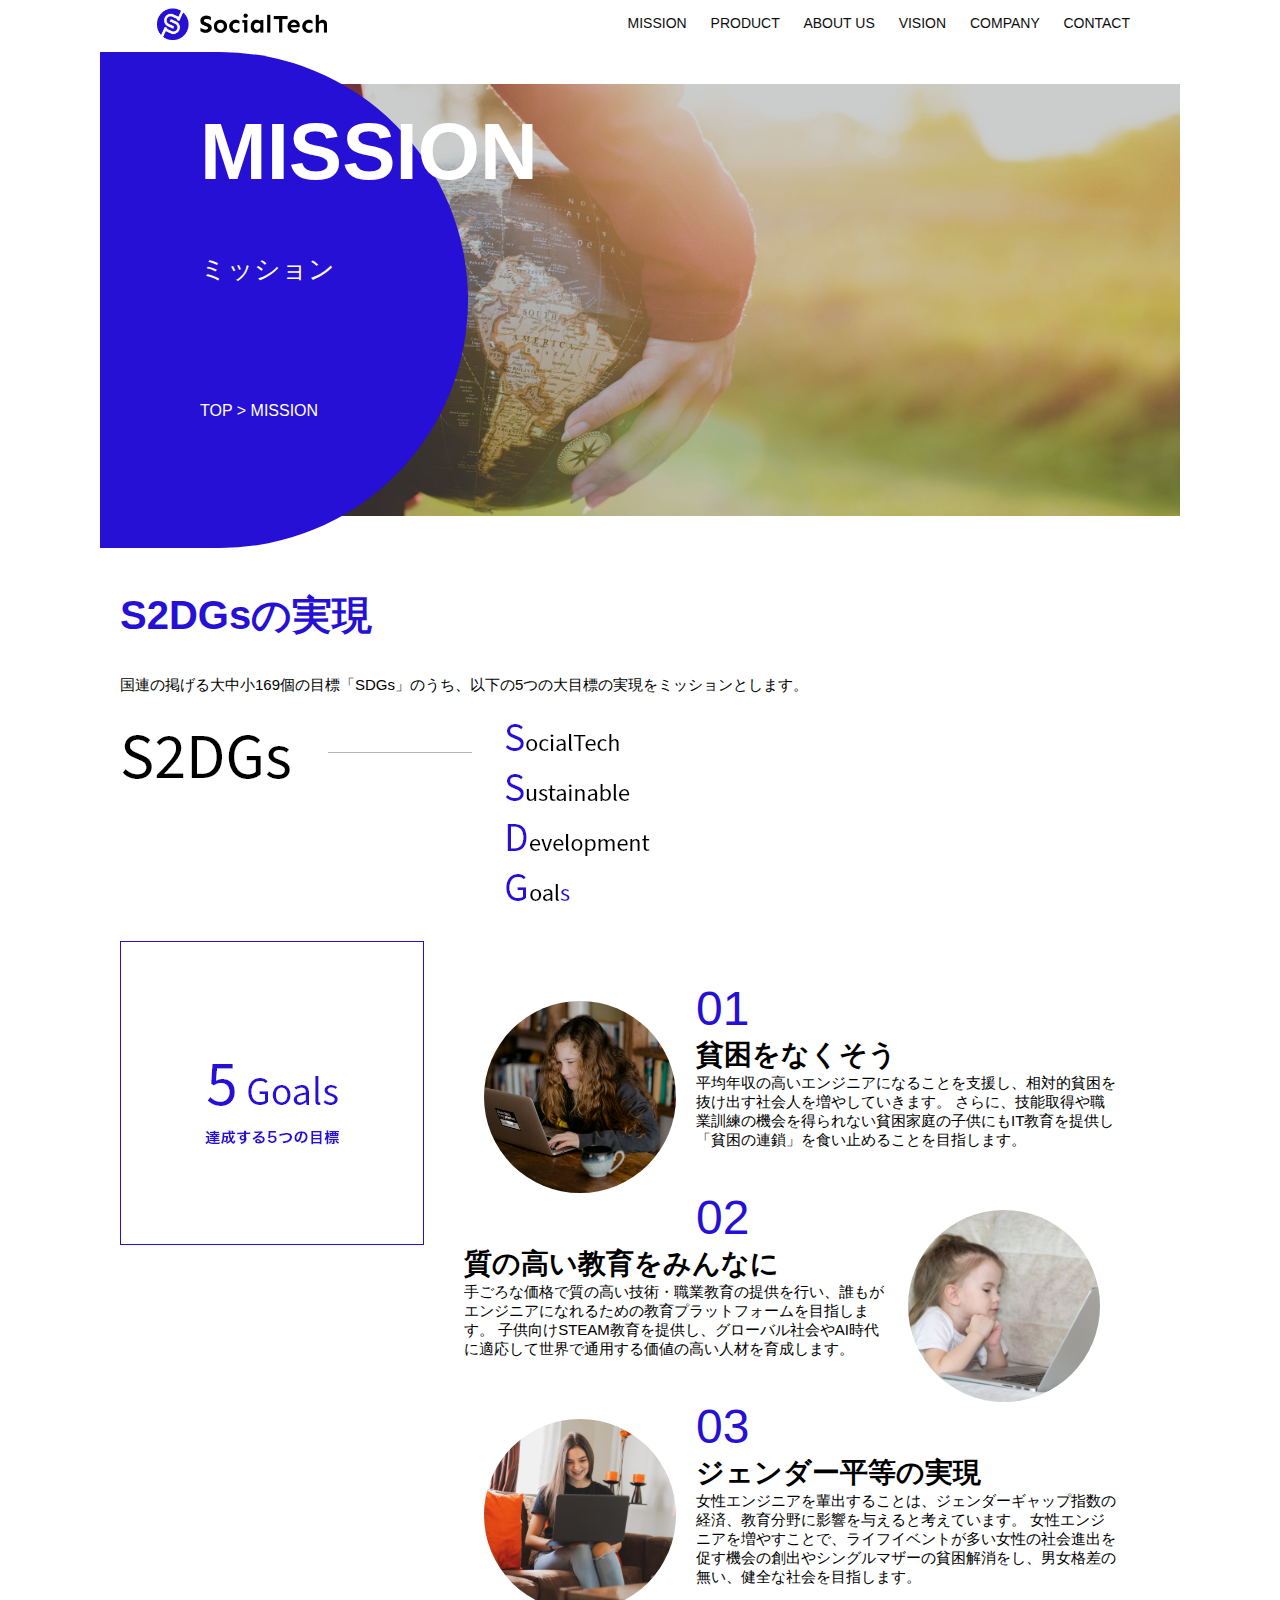
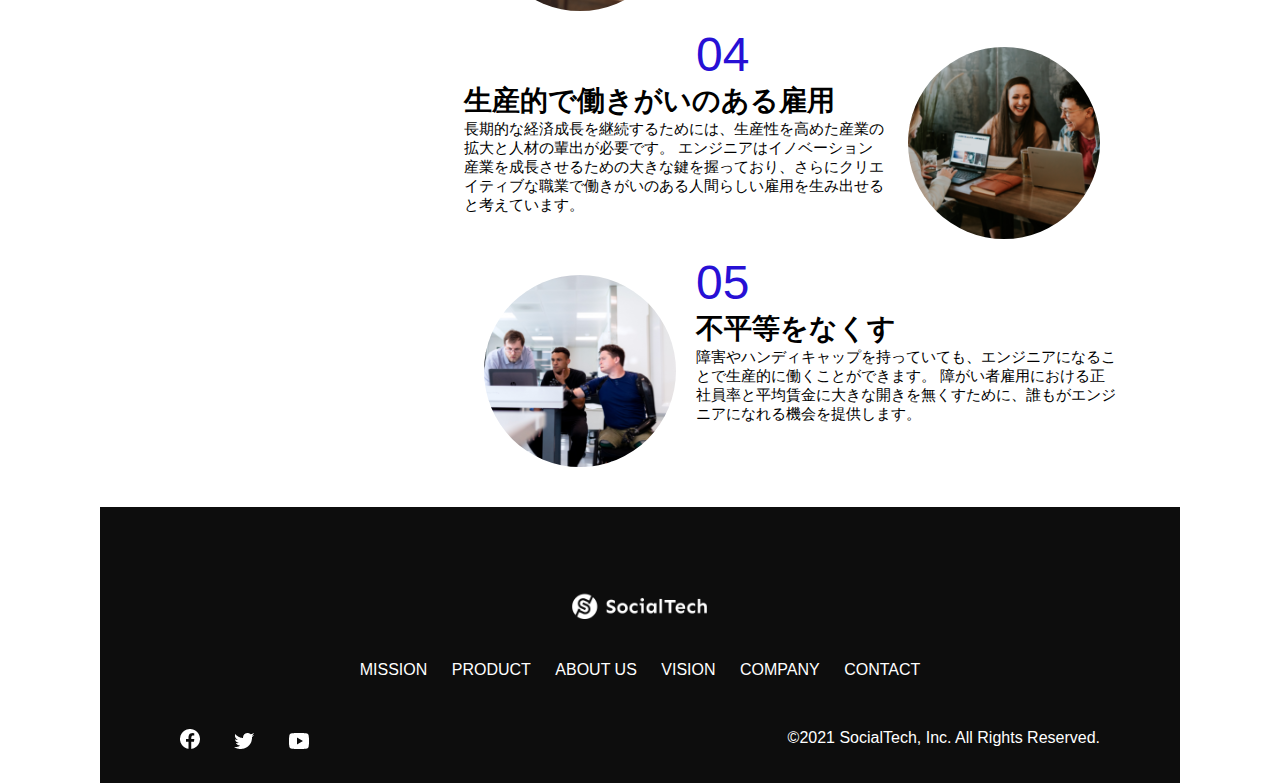
<file: mission.html>
<!DOCTYPE html>
<html lang="ja">
<head>
    <title>SocialTeck - MISSION ミッション-</title>
    <meta charset="utf-8">
    <meta description="SocialTechが目指す5つの目標（S2DGs）を紹介します">
    <meta name="viewport" content="width=device-width, initial-scale=1.0">
    <link rel="stylesheet" href="style.css">
    <style>
        img:not([alt]) {
            border: 10px solid red;
        }
    </style>
</head>
<body>
    <header>
        <a href="index.html" id="logo"><img src="images/logo.png" alt="トップページに戻る"></a>
        <!-- PC用ナビゲーション -->
        <nav id="nav-pc">
            <a href="mission.html">MISSION</a>
            <a href="product.htmk">PRODUCT</a>
            <a href="index.html#aboutus">ABOUT US</a>
            <a href="index.html#vision">VISION</a>
            <a href="index.html#company">COMPANY</a>
            <a href="index.html#contact">CONTACT</a>
        </nav>

        <!-- スマホ用メニューボタン -->
        <img id="menu-sp" src="images/button-menu.png" alt="ナビゲーションを開く" onclick="document.getElementById('nav-sp').style.display = 'block'">

        <!-- スマホ用ナビゲーション -->
        <nav id="nav-sp">
            <img id="close" src="images/button-close.png" alt="ナビゲーションを閉じる" onclivk="document.getElementById('nav-sp').style.display = 'none'">
            <a id="logo-sp" href="index.html" onclick="document.getElementById('nav-sp').style.display = 'none'">
                <img src="images/logo-sp.png" alt="トップページに戻る">
            </a>
            <a class="menu" href="mission.html" onclick="document.getElementById('nav-sp').style.display = 'none'">MISSION</a>
            <a class="menu" href="product.html" onclick="document.getElementById('nav-sp').style.display = 'none'">PRODUCT</a>
            <a class="menu" href="index.html#aboutus" onclick="document.getElementById('nav-sp').style.display = 'none'">ABOUT US</a>
            <a class="menu" href="index.html#vision" onclick="document.getElementById('nav-sp').style.display = 'none'">VISION</a>
            <a class="menu" href="index.html#company" onclick="document.getElementById('nav-sp').style.display = 'none'">COMPANY</a>
            <a class="menu" href="index.html#contact" onclick="document.getElementById('nav-sp').style.display = 'none'">CONTACT</a>
            <div id="sns">
                <a href=""><img src="images/button-facebook.png" alt="Facebookのリンク"></a>
                <a href=""><img src="images/button-twitter.png" alt="Twitterのリンク"></a>
                <a href=""><img src="images/button-youtube.png" alt="YouTubeのリンク"></a>
            </div>
        </nav>
    </header>
    <main>
        <article>
            <section id="mission-main">
                <div id="mission-title">
                    <h1>MISSION</h1>
                    <span>ミッション</span>
                    <div>TOP > MISSION</div>
                </div>
            </section>
            <section id="mission-s2dgs">
                <h2 class="mission-h2">S2DGsの実現</h2>
                <p>国連の掲げる大中小169個の目標「SDGs」のうち、以下の5つの大目標の実現をミッションとします。</p>
                <img src="images/mission/mission-s2dgs.png" alt="S2DGs">
            </section>
            <section id="mission-5goals">
                <div>
                    <img id="s2dgs-image" src="images/mission/mission-5goals.png" alt="5Goals">
                </div>
                <div>
                    <div>
                        <img class="fivegoals-image-left" src="images/mission/mission-5goals01.png" alt="PCを操作する女の子">
                        <span class="fivegoals-number">01</span>
                        <h3 class="fivegoals-h3">貧困をなくそう</h3>
                        <p class="fivegoals-p">
                            平均年収の高いエンジニアになることを支援し、相対的貧困を抜け出す社会人を増やしていきます。
                            さらに、技能取得や職業訓練の機会を得られない貧困家庭の子供にもIT教育を提供し「貧困の連鎖」を食い止めることを目指します。
                        </p>
                    </div>
    
                    <div>
                        <img class="fivegoals-image-right" src="images/mission/mission-5goals02.png" alt="PCを見つめる小さい女の子">
                        <span class="fivegoals-number">02</span>
                        <h3 class="fivegoals-h3">質の高い教育をみんなに</h3>
                        <p class="fivegoals-p">
                            手ごろな価格で質の高い技術・職業教育の提供を行い、誰もがエンジニアになれるための教育プラットフォームを目指します。
                            子供向けSTEAM教育を提供し、グローバル社会やAI時代に適応して世界で通用する価値の高い人材を育成します。
                        </p>
                    </div>
    
                    <div>
                        <img class="fivegoals-image-left" src="images/mission/mission-5goals03.png" alt="PCを操作する女性">
                        <span class="fivegoals-number">03</span>
                        <h3 class="fivegoals-h3">ジェンダー平等の実現</h3>
                        <p class="fivegoals-p">
                            女性エンジニアを輩出することは、ジェンダーギャップ指数の経済、教育分野に影響を与えると考えています。
                            女性エンジニアを増やすことで、ライフイベントが多い女性の社会進出を促す機会の創出やシングルマザーの貧困解消をし、男女格差の無い、健全な社会を目指します。
                        </p>
                    </div>
    
                    <div>
                        <img class="fivegoals-image-right" src="images/mission/mission-5goals04.png" alt="笑顔で話し合う3人の男女">
                        <span class="fivegoals-number">04</span>
                        <h3 class="fivegoals-h3">生産的で働きがいのある雇用</h3>
                        <p class="fivegoals-p">
                            長期的な経済成長を継続するためには、生産性を高めた産業の拡大と人材の輩出が必要です。
                            エンジニアはイノベーション産業を成長させるための大きな鍵を握っており、さらにクリエイティブな職業で働きがいのある人間らしい雇用を生み出せると考えています。
                        </p>
                    </div>
    
                    <div>
                        <img class="fivegoals-image-left" src="images/mission/mission-5goals05.png" alt="障害を持つ男性が生き生きと働く様子">
                        <span class="fivegoals-number">05</span>
                        <h3 class="fivegoals-h3">不平等をなくす</h3>
                        <p class="fivegoals-p">
                            障害やハンディキャップを持っていても、エンジニアになることで生産的に働くことができます。
                            障がい者雇用における正社員率と平均賃金に大きな開きを無くすために、誰もがエンジニアになれる機会を提供します。
                        </p>
                    </div>
                </div>
            </section>
        </article>
        <footer id="footer">
            <div id="footer-logo">
                <img src="images/logo-sp.png" alt="SocialTech">
            </div>
            <div id="footer-link">
                <a href="mission.html">MISSION</a>
                <a href="product.html">PRODUCT</a>
                <a href="index.html#aboutus">ABOUT US</a>
                <a href="index.html#vision">VISION</a>
                <a href="index.html#company">COMPANY</a>
                <a href="index.html#contact">CONTACT</a>
            </div>
            <div id="sns-footer">
                <a href="https://www.facebook.com/sejuku2013"><img src="images/button-facebook.png" alt="Facebookのリンク"></a>
                <a href="https://twitter.com/samuraijuku"><img src="images/button-twitter.png" alt="Twitterのリンク"></a>
                <a href="https://www.youtube.com/channel/UCFFOQO5aDK0xXam4cUQXT8g"><img src="images/button-youtube.png" alt="YouTubeのリンク"></a>
                <span id="copyright">&copy;2021 SocialTech, Inc. All Rights Reserved.</span>
            </div>
        </footer>
    </main>
</body>
</html>
</file>
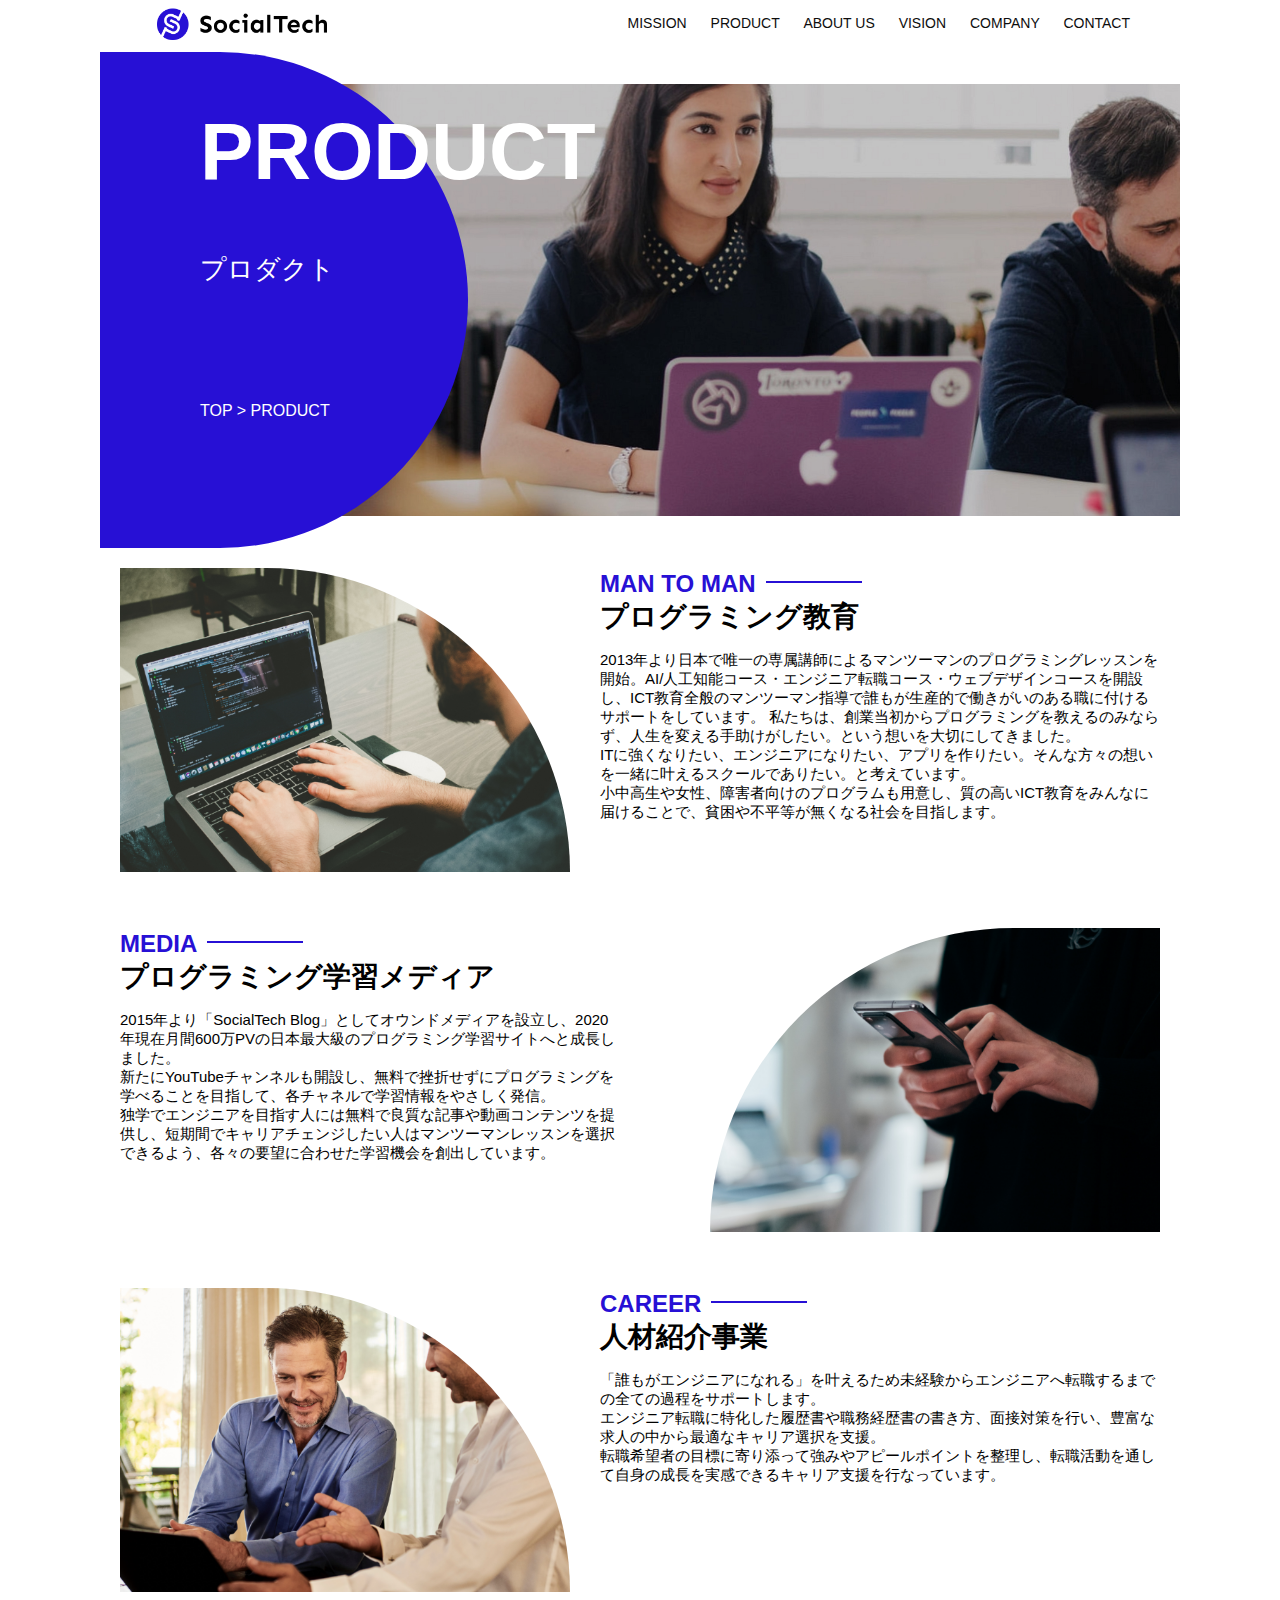
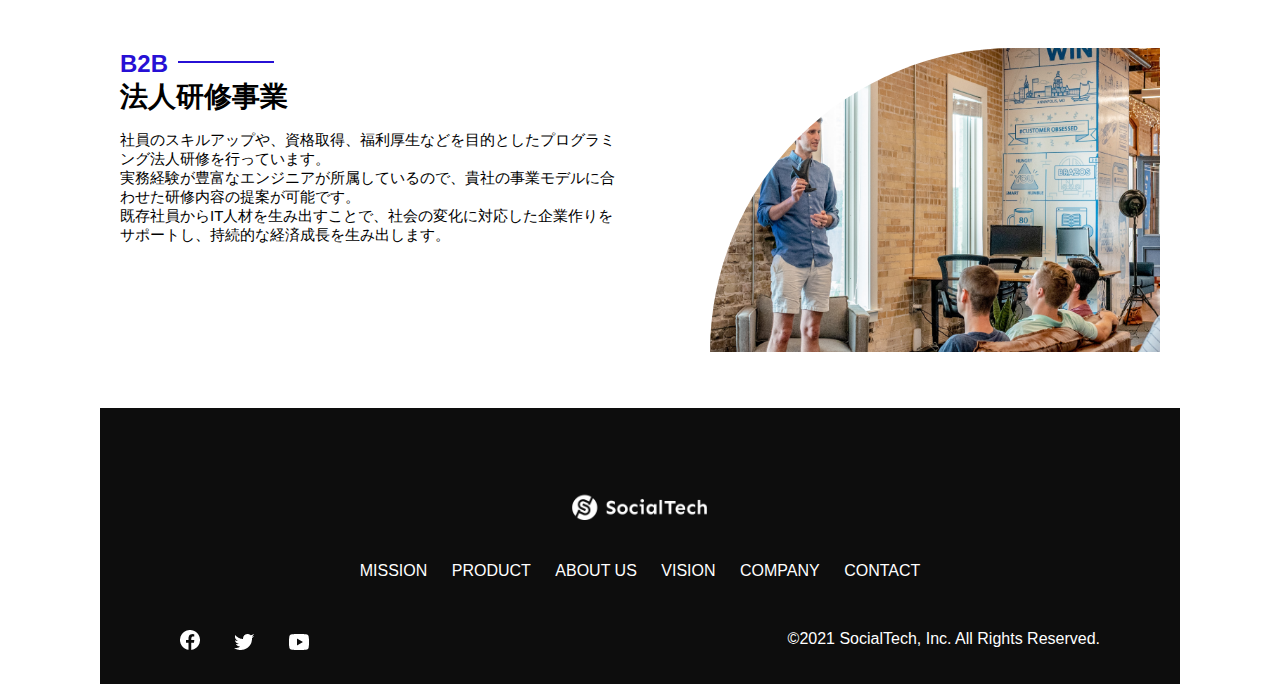
<file: product.html>
<!DOCTYPE html>
<html lang="ja">
<head>
    <title>SocialTech - PRODUCT プロダクト-</title>
    <meta charset="utf-8">
    <meta description="SocialTechの4つのプロダクトを紹介します">
    <meta name="viewport" content="width=device-width, initial-scale=1.0">
    <link rel="stylesheet" href="style.css">
</head>
<body>
    <header>
        <a href="index.html" id="logo"><img src="images/logo.png" alt="トップページに戻る"></a>
        <!-- PC用ナビゲーション -->
        <nav id="nav-pc">
            <a href="mission.html">MISSION</a>
            <a href="product.htmk">PRODUCT</a>
            <a href="index.html#aboutus">ABOUT US</a>
            <a href="index.html#vision">VISION</a>
            <a href="index.html#company">COMPANY</a>
            <a href="index.html#contact">CONTACT</a>
        </nav>

        <!-- スマホ用メニューボタン -->
        <img id="menu-sp" src="images/button-menu.png" alt="ナビゲーションを開く" onclick="document.getElementById('nav-sp').style.display = 'block'">

        <!-- スマホ用ナビゲーション -->
        <nav id="nav-sp">
            <img id="close" src="images/button-close.png" alt="ナビゲーションを閉じる" onclivk="document.getElementById('nav-sp').style.display = 'none'">
            <a id="logo-sp" href="index.html" onclick="document.getElementById('nav-sp').style.display = 'none'">
                <img src="images/logo-sp.png" alt="トップページに戻る">
            </a>
            <a class="menu" href="mission.html" onclick="document.getElementById('nav-sp').style.display = 'none'">MISSION</a>
            <a class="menu" href="product.html" onclick="document.getElementById('nav-sp').style.display = 'none'">PRODUCT</a>
            <a class="menu" href="index.html#aboutus" onclick="document.getElementById('nav-sp').style.display = 'none'">ABOUT US</a>
            <a class="menu" href="index.html#vision" onclick="document.getElementById('nav-sp').style.display = 'none'">VISION</a>
            <a class="menu" href="index.html#company" onclick="document.getElementById('nav-sp').style.display = 'none'">COMPANY</a>
            <a class="menu" href="index.html#contact" onclick="document.getElementById('nav-sp').style.display = 'none'">CONTACT</a>
            <div id="sns">
                <a href=""><img src="images/button-facebook.png" alt="Facebookのリンク"></a>
                <a href=""><img src="images/button-twitter.png" alt="Twitterのリンク"></a>
                <a href=""><img src="images/button-youtube.png" alt="YouTubeのリンク"></a>
            </div>
        </nav>
    </header>
    <main>
        <article>
            <section id="product-main">
                <div id="product-title">
                    <h1>PRODUCT</h1>
                    <span>プロダクト</span>
                    <div>TOP > PRODUCT</div>
                </div>
            </section>
            <section class="product-section1">
                <img src="images/product/product-mantoman.png" alt="PCでコードを書く男性">
                <div>
                    <h2 class="product-h2">MAN TO MAN</h2>
                    <h3 class="product-h3">プログラミング教育</h3>
                    <p>
                        2013年より日本で唯一の専属講師によるマンツーマンのプログラミングレッスンを開始。AI/人工知能コース・エンジニア転職コース・ウェブデザインコースを開設し、ICT教育全般のマンツーマン指導で誰もが生産的で働きがいのある職に付けるサポートをしています。
                        私たちは、創業当初からプログラミングを教えるのみならず、人生を変える手助けがしたい。という想いを大切にしてきました。<br>ITに強くなりたい、エンジニアになりたい、アプリを作りたい。そんな方々の想いを一緒に叶えるスクールでありたい。と考えています。
                        <br>小中高生や女性、障害者向けのプログラムも用意し、質の高いICT教育をみんなに届けることで、貧困や不平等が無くなる社会を目指します。
                    </p>
                </div>
            </section>
            <section class="product-section2">
                <div>
                    <h2 class="product-h2">MEDIA</h2>
                    <h3 class="product-h3">プログラミング学習メディア</h3>
                    <p>
                        2015年より「SocialTech Blog」としてオウンドメディアを設立し、2020年現在月間600万PVの日本最大級のプログラミング学習サイトへと成長しました。
                        <br>新たにYouTubeチャンネルも開設し、無料で挫折せずにプログラミングを学べることを目指して、各チャネルで学習情報をやさしく発信。<br>独学でエンジニアを目指す人には無料で良質な記事や動画コンテンツを提供し、短期間でキャリアチェンジしたい人はマンツーマンレッスンを選択できるよう、各々の要望に合わせた学習機会を創出しています。
                    </p>
                </div>
                <img src="images/product/product-media.png" alt="スマートフォンを操作する人">
            </section>
            <section class="product-section1">
                <img src="images/product/product-career.png" alt="笑顔で話し合う2人の男性">
                <div>
                    <h2 class="product-h2">CAREER</h2>
                    <h3 class="product-h3">人材紹介事業</h3>
                    <p>
                        「誰もがエンジニアになれる」を叶えるため未経験からエンジニアへ転職するまでの全ての過程をサポートします。<br>エンジニア転職に特化した履歴書や職務経歴書の書き方、面接対策を行い、豊富な求人の中から最適なキャリア選択を支援。<br>転職希望者の目標に寄り添って強みやアピールポイントを整理し、転職活動を通して自身の成長を実感できるキャリア支援を行なっています。<br>
                    </p>
                </div>
            </section>
            <section class="product-section2">
                <div>
                    <h2 class="product-h2">B2B</h2>
                    <h3 class="product-h3">法人研修事業</h3>
                    <p>
                        社員のスキルアップや、資格取得、福利厚生などを目的としたプログラミング法人研修を行っています。<br>実務経験が豊富なエンジニアが所属しているので、貴社の事業モデルに合わせた研修内容の提案が可能です。<br>既存社員からIT人材を生み出すことで、社会の変化に対応した企業作りをサポートし、持続的な経済成長を生み出します。
                    </p>
                </div>
                <img src="images/product/product-b2b.png" alt="講演中の男性とそれを聴く人々">
            </section>
        </article>
        <footer id="footer">
            <div id="footer-logo">
                <img src="images/logo-sp.png" alt="SocialTech">
            </div>
            <div id="footer-link">
                <a href="mission.html">MISSION</a>
                <a href="product.html">PRODUCT</a>
                <a href="index.html#aboutus">ABOUT US</a>
                <a href="index.html#vision">VISION</a>
                <a href="index.html#company">COMPANY</a>
                <a href="index.html#contact">CONTACT</a>
            </div>
            <div id="sns-footer">
                <a href="https://www.facebook.com/sejuku2013"><img src="images/button-facebook.png" alt="Facebookのリンク"></a>
                <a href="https://twitter.com/samuraijuku"><img src="images/button-twitter.png" alt="Twitterのリンク"></a>
                <a href="https://www.youtube.com/channel/UCFFOQO5aDK0xXam4cUQXT8g"><img src="images/button-youtube.png" alt="YouTubeのリンク"></a>
                <span id="copyright">&copy;2021 SocialTech, Inc. All Rights Reserved.</span>
            </div>
        </footer>
    </main>
</body>
</html>
</file>
<file: style.css>
/* PC,スマホ共通のスタイル */
body {
    font-family: "Source Sans Pro", "Hiragino Kaku Gothic ProN", Meiryo, Arial, sans-serif;
}

p {
    font-size: 15px;
}

/* =======================================
PCのスタイル
======================================= */
@media screen and (min-width: 768px) {

    body {
        max-width: 1080px;
        min-width: 960px;
        margin: 0 auto;
    }

    header {
        display: flex;
        max-width: 980px;
        justify-content: space-between;
        margin: 0 auto;
    }

    #nav-pc {
        text-align: right;
        font-size: 14px;
        padding-top: 15px
    }

    #nav-pc > a {
        text-decoration: none;
        margin-left: 20px;
        color: #0d0d0d
    }
    
    #nav-pc > a:hover {
        text-decoration: underline;
    }
    
    #menu-sp, #nav-sp {
        display: none;
    }
    
    /* MAIN VISUAL */
    #main-visual {
        position: relative;
        height: 400px;
    }

    #main-message {
        position: absolute;
        top: 0px;
        left: 0px;
        background-color: #2710d5;
        color: #ffffff;
        border-radius: 0px 0px 476px 0px;
        max-width: 620px;
        width: 100%;
        height: 100%;
        z-index: 11;
        /* margin: auto; */
    }

    #main-message > h1 {
        font-size: 60px;
        font-weight: bold;
        margin: 100px 0px 0px 50px;
    }

    #main-message > p {
        font-size: 28px; 
        margin: 0px 0px 0px 50px;
    }

    #main-visual > img {
        max-width: 620px;
        border-radius: 476px 0px 0px 0px;
        position: absolute;
        top: 0px;
        right: 0px;
        z-index: 10;
    }

    /* ======================================= */

    /* 見出し */
    h2 {
        margin-top: 40px;
    }

    h2::after {
        content: url("images/line.png");
        margin-left: 10px;
    }

    h3 {
        font-size: 27px;
    }

    /* ======================================= */

    /* MISSION */
    #mission {
        margin: 80px auto;
        width: 100%;
    }

    #mission-flex {
        display: flex;
        width: 100%
    }

    #mission-flex > div {
        width: 50%;
        margin: 20px
    }

    #mission-photo {
        width: 100%;
    }

    #s2dgs {
        margin-top: 50px;
    }

    /* ======================================= */

    /* PRODUCT */
    #product {
        background-color: #fafafa;
        width: 100%;
        margin: 80px 0;
        padding: 10px 40px 0px 40px;
    }

    #product > div {
        margin-top: 40px;
        display: flex;
    }

    #product-left{
        width: 50%;
        margin-right: 20px;
    }

    #product-right {
        width: 50%;
        margin-left: 20px;
        margin-top: 80px;
    }

    #product-left > div {
        position: relative;
        height: 480px;
        margin-right: 20px;
    }

    #product-right > div {
        position: relative;
        height: 480px;
        margin-left:20px
    }

    /* PRODUCTの写真 */
    .product-photo {
        width: 100%;
    }

    /* PRODUCTの見出し、説明文 */
    .product-explain {
        background-color: #ffffff;
        position: absolute;
        top: 280px;
        left: 0px;
        margin: 0 40px;
        padding: 20px;
        box-shadow: 5px 5px 10px rgba(0,0,0,0.5);
    }

    .product-explain > span {
        color: #2710d5;
        font-weight: bold;
        font-size: 16px;
        margin: 0;
    }

    .product-explain > h3 {
        margin: 5px 0;
    }

    .product-explain > p {
        margin: 0;
    }

    #product-more {
        margin: 0 auto -42px auto;
    }

    /* ======================================= */

    /* ABOUT US */
    #aboutus {
        margin: 80px auto;
    }

    #aboutus > div {
        display: flex;
    }

    /* 写真 */
    .culture-img {
        width: 100%;
        align-self: flex-start;
    }

    .culture-img2 {
        margin-top: 50px;
        width: 100%;
    }

    /* 表 */
    .culture-table {
        max-width: 500px;
        margin-right: 50px;
    }

    .culture-num {
        color: #2710d5;
        font-size: 80px;
        margin: 20px;
    }

    .culture-en {
        color: #2710d5;
        font-weight: bold;
        font-size: 24px;
        display: block;
    }

    .culture-ja {
        font-weight: bold;
        font-size: 28px;
        display: block;
    }

    .culture-description {
        margin: 0;
    }

    /* ======================================= */

    /* VISION */
    #vision {
        margin: 80px auto;
    }

    #vision > div {
        width: 100%;
        display: flex;
        justify-content: space-between;
        flex-wrap: wrap;
    }

    .vision-box {
        width: 300px;
        height: 300px;
        margin-bottom: 30px;
        position: relative;
    }

    .vision-box > img {
        width: 100%;
        height: auto;
        position: absolute;
        top: 0;
        left: 0;
        z-index: 30;
    }

    .vision-box > span {
        position: absolute;
        top: 0;
        left: 0;
        z-index: 31;
        margin-right: 20px;
    }

    .vision-box > span > h4 {
        color: #2710d5;
        font-size: 24px;
        margin: 80px 0 0 0;
    }

    .vision-box > span > h4::first-letter {
        font-size: 40px;
    }

    .vision-box > span > h5 {
        font-size: 20px;
        margin: 0;
    }

    .vision-box > span > p {
        margin: 10px 0 0 0;
    }

    /* ======================================= */

    /* COMPANY */
    #company {
        margin: 80px auto;
    }

    #company-table {
        width: 100%;
    }


    .tableheader {
        text-align: left;
        padding: 20px;
        border-bottom-color: #2710d5;
        border-bottom-width: 1px;
        border-bottom-style: solid;
        /* width: 100%; */
    }

    .tableheader-first {
        text-align: left;
        padding: 20px;
        border-top-color: #2710d5;
        border-top-width: 1px;
        border-top-style: solid;
        border-bottom-color: #2710d5;
        border-bottom-width: 1px;
        border-bottom-style: solid;
        /* width: 100%; */
    }

    .cell {
        padding: 30px;
        border-bottom-color: #ececec;
        border-bottom-width: 1px;
        border-bottom-style: solid;
    }

    .cell-first {
        padding: 30px;
        border-top-color: #ececec;
        border-top-width: 1px;
        border-top-style: solid;
        border-bottom-color: #ececec;
        border-bottom-width: 1px;
        border-bottom-style: solid;
    }

    #company > iframe {
        width: 100%;
        height: 368px;
        margin: 40px;
    }

    /* ======================================= */

    /* CONTACT */
    #contact {
        margin: 80px auto;
    }

    #contact > form > div {
        display: flex;
        flex-direction: row;
        flex-wrap: wrap;
        padding-bottom: 30px;
    }

    .contact-heading {
        width: 240px;
        align-self: center;
    }

    .contact-label {
        width: 200px;
        font-weight: bold;
    }

    .contact-span {
        color: #ce2222;
        margin-left: 20px;
        font-weight: bold;
    }

    .contact-textbox {
        border-top: 0;
        border-left: 0;
        border-right: 0;
        border-bottom-width: 1px;
        border-bottom-color: #707070;
        border-bottom-style: solid;
        background-color: #fafafa;
        width: 400px;
        height: 56px;
    }

    .contact-textarea {
        border-top: 0;
        border-left: 0;
        border-right: 0;
        border-bottom-width: 1px;
        border-bottom-color: #707070;
        border-bottom-style: solid;
        background-color: #fafafa;
        width: 400px;
        height: 200px;
    }

    details {
        width: 700px;
    }

    details > div {
        background-color: #fafafa;
        padding: 20px;
    }

    details > div > span {
        font-weight: bold;
    }

    /* ======================================= */

    /* FOOTER */
    #footer {
        background-color: #0d0d0d;
        text-align: center;
        padding: 80px 80px 30px 80px;
    }

    #footer-logo {
        margin-bottom: 30px;
    }

    #footer-link {
        margin-bottom: 50px;
    }

    #footer-link > a {
        text-decoration: none;
        margin: 10px;
        color: #ffffff;
    }

    #footer-link > a:hover {
        text-decoration: underline;
    }

    #sns-footer {
        text-align: left;
        width: 100%;
    }

    #sns-footer > a {
        margin-right: 30px;
    }

    #copyright {
        color: #ffffff;
        text-align: right;
        float: right;
    }

    /* =============================================== */
    /* mission.html */
    /* MISSIONのメインビジュアル */
    #mission-main {
        height: 496px;
        width: 100%;
        background-image: url("images/mission/mission-main.png");
        background-repeat: no-repeat;
        background-position-y: center;
    }

    #mission-title {
        background-color: #2710d5;
        width: 368px;
        color: #ffffff;
        height: 496px;
        border-radius: 0 248px 248px 0;
        position: relative;
    }

    #mission-title > h1 {
        position: absolute;
        top: 0;
        left: 100px;
        font-size: 80px;
    }

    #mission-title > span {
        position: absolute;
        top: 200px;
        left: 100px;
        font-size: 26px;
    }

    #mission-title > div {
        position: absolute;
        top: 350px;
        left: 100px;
        font-size: 16px;
    }

    /* MISSION S2DGs */
    #mission-s2dgs {
        width: 100%;
        margin: 20px;
    }

    .mission-h2 {
        color: #2710d5;
        font-size: 40px;
    }

    .mission-h2::after {
        content: none;
    }

    /* MISSIONのメインビジュアル */
    #mission-5goals {
        margin: 20px;
        display: flex;
    }
/* 
    #mission-5goals > div >img {
        width: 100%;
    } */

    #mission-5goals > div {
        flex-grow: 1;
    }

    #mission-5goals > div > div {
        margin: 40px;
    }

    .fivegoals-image-right {
        float: right;
        margin: 20px;
    }

    .fivegoals-image-left {
        float: left;
        margin: 20px;
    }

    .fivegoals-number {
        color: #2710d5;
        font-size: 48px;
        margin: 0;
    }

    .fivegoals-h3 {
        font-size: 28px;
        font-weight: bold;
        margin: 0;
    }

    .fivegoals-p {
        margin: 0;
    }

    /* PRODUCTのメインビジュアル */
    #product-main {
        height: 496px;
        width: 100%;
        background-image: url("images/product/product-main.png");
        background-repeat: no-repeat;
        background-position-y: center;
    }

    #product-title {
        background-color: #2710d5;
        width: 368px;
        color: #ffffff;
        height: 496px;
        border-radius: 0 248px 248px 0;
        position: relative;
    }

    #product-title > h1 {
        position: absolute;
        top: 0;
        left: 100px;
        font-size: 80px;
    }

    #product-title > span {
        position: absolute;
        top: 200px;
        left: 100px;
        font-size: 26px;
    }

    #product-title > div {
        position: absolute;
        top: 350px;
        left: 100px;
        font-size: 16px;
    }

    .product-section1 {
        position: relative;
        margin: 20px;
        height: 340px;
    }

    .product-section1 > img {
        position: absolute;
        top: 0;
        left: 0;
        width: 450px;
        margin: 0 40px 30px 0;
        border-radius: 0 432px 0 0;
    }

    .product-section1 > div {
        position: absolute;
        top: 0;
        left: 480px;
    }

    .product-section2 {
        position: relative;
        margin: 20px;
        height: 340px;
    }

    .product-section2 > img {
        position: absolute;
        top: 0;
        right: 0;
        width: 450px;
        margin: 0 0 30px 40px;
        border-radius: 432px 0 0 0;
    }

    .product-section2 > div {
        width: 500px;
        position: absolute;
        top: 0;
        left: 0px;
    }

    .product-h2 {
        color: #2710d5;
        font-size: 24px;
        margin: 0;
    }

    .product-h3 {
        font-size: 28px;
        margin: 0;
    }

}


/* =======================================
スマートフォンのスタイル
======================================= */
@media screen and (max-width: 767px) {
    body {
        min-width: 375px;
        margin: 0;
    }

    #nav-pc {
        display: none;
    }

    #menu-sp {
        float: right;
        padding: 0;
    }

    #nav-sp {
        background-color: #2710d5;
        position: absolute;
        top: 0;
        left: 0;
        width: 100%;
        height: 100%;
        display: none;
        z-index: 100;
    }

    #close {
        position: absolute;
        top:20px;
        right:20px;
    }

    #logo-sp {
        margin: 80px 0 30px 20px;
    }

    #nav-sp > a {
        display: block;
        color: #ffffff;
    }

    #nav-sp > a:hover {
        text-decoration: underline;
    }

    #nav-sp > .menu {
        text-decoration: none;
        display: block;
        margin: 0 20px;
        height: 44px;
        font-size: 16px;
        background-image: url("images/arrow.png");
        background-repeat: no-repeat;
        background-position: right top;
    }

    #sns {
        position: absolute;
        bottom: 20px;
        left: 20px;
    }

    #sns > a {
        margin-right: 30px;
    }


    /* MAIN VISUAL */
    #main-visual {
        position: relative;
        height: 500px;
        width: 100%;
        overflow: hidden;
    }

    #main-message {
        position: absolute;
        top: 0;
        left: 0;
        background-color: #2710d5;
        color: #ffffff;
        border-radius: 0 0 476px 0;
        text-align: center;
        height: 260px;
        width: 100%;
        z-index: 11;
    }

    #main-message > h1 {
        font-size: 28px;
        margin: 90px 0 0 0;
    }

    #main-message > p {
        margin: 0;
    }

    #main-visual > img {
        width: 100%;
        border-radius: 476px 0 0 0;
        z-index: 10;
        position: absolute;
        bottom: 0;
        right: 0;
    }

    h2::after {
        content: url("images/line.png");
        margin-left: 10px;
    }

    h3 {
        font-size: 24px;
        margin: 10px 0 0 0;
    }

    /* MISSION */
    #mission {
        margin: 20px;
    }

    #mission-photo, #s2dgs {
        width: 100%;
    }

    /* PRODUCT */
    #product {
        background-color: #fafafa;
        margin: 80px auto 0px auto;
        padding-top: 10px;
    }
    #product > h2 {
        margin-left: 20px;
    }

    #product-left, #product-right {
        margin: 0 20px;
    }

    #product-left > div, #product-right > div {
        position: relative;
        height: 540px;
    }

    .product-explain {
        background-color: #ffffff;
        position: absolute;
        left: 0;
        bottom: 50px;
        padding: 20px;
        box-shadow: 5px 5px rgba(0,0,0,0.05);
    }

    .product-explain > span {
        color: #2710d5;
        font-weight: bold;
        font-size: 16px;
        margin: 0;
    }

    .product-explain > h3 {
        margin: 10px 0;
    }

    .product-photo {
        width: 100%;
    }

    #product-more > img {
        margin: 0 0 -42px 20px;
    }

    /* ABOUT US */
    #aboutus {
        margin: 80px 20px;
    }

    #aboutus > div {
        display: flex;
        flex-direction: column;
    }

    .culture-table {
        width: 100%;
        padding-right: 20px;
        order: 2;
    }

    .culture-img {
        width: 100%;
        order: 1;
    }

    .culture-img2 {
        width: 100%;
    }

    .culture-num {
        font-size: 80px;
        color: #2710d5;
    }

    .culture-en {
        color: #2710d5;
        font-weight: bold;
        font-size: 24px;
        display: block;
    }

    .culture-ja {
        display: block;
    }

    .culture-description {
        margin: 0 0 10px 0;
    }

    /* VISION */
    #vision {
        margin: 80px 20px;
    }

    .vision-box {
        width: 300px;
        height: 300px;
        margin-bottom: 30px;
        position: relative;
    }

    .vision-box > img {
        width: 100%;
        height: auto;
        position: absolute;
        top: 0;
        left: 0;
        z-index: 10;
    }

    .vision-box > span {
        position: absolute;
        top: 0;
        left: 0;
        z-index: 20;
        margin-right: 20px;
    }

    .vision-box > span > h4 {
        color: #2710d5;
        font-size: 24px;
        margin: 60px 0 0 0;
    }

    .vision-box > span > h5 {
        font-size: 20px;
        margin: 0;
    }

    .vision-box > span > p {
        margin-top: 10px;
    }

    /* COMPANY */
    #company {
        margin: 0 20px;
    }

    #company > h3 {
        margin-bottom: 20px;
    }

    #company > table {
        width: 100%;
    }

    .tableheader-first {
        text-align: left;
        padding: 20px;
        border-bottom-color: #2710d5;
        border-bottom-width: 1px;
        border-bottom-style: solid;
        border-top-color: #2710d5;
        border-top-width: 1px;
        border-top-style: solid;
        width: 50px;
    }

    .tableheader {
        text-align: left;
        padding: 20px;
        border-bottom-color: #2710d5;
        border-bottom-width: 1px;
        border-bottom-style: solid;
        width: 50px;
    }

    .cell {
        padding: 20px;
        border-bottom-color: #ececec;
        border-bottom-width: 1px;
        border-bottom-style: solid;
    }

    .cell-first {
        padding: 20px;
        border-bottom-color: #ececec;
        border-bottom-width: 1px;
        border-bottom-style: solid;
        border-top-color: #ececec;
        border-top-width: 1px;
        border-top-style: solid;
    }

    #company > iframe {
        width: 100%;
        height: 240px;
        margin-top: 40px;
    }

    /* CONTACT */
    #contact {
        margin: 80px 20px;
    }

    #contact > h3 {
        margin-bottom: 20px;
    }

    #contact > form > div {
        margin-bottom: 20px;
    }

    .contact-heading {
        margin-bottom: 20px;
    }

    .contact-label {
        width: 200px;
        font-weight: bold;
    }

    .contact-span {
        color: #ce2222;
        margin-left: 20px;
        font-weight: bold;
    }

    .contact-textbox {
        height: 56px;
        border-top: 0;
        border-left: 0;
        border-right: 0;
        border-bottom-color: #707070;
        border-bottom-width: 1px;
        border-bottom-style: solid;
        background-color: #fafafa;
        min-width: 300px;
        width: 100%;
    }

    .contact-textarea {
        height: 150px;
        border-top: 0;
        border-left: 0;
        border-right: 0;
        background-color: #fafafa;
        width: 100%;
    }

    .radiobutton {
        margin-bottom: 20px;
    }

    .radiobutton + label::after {
        content: "\A";
        white-space: pre;
    }

    /* FOOTER */
    footer {
        background-color: #0d0d0d;
        padding: 30px 20px 50px 20px;
    }

    #footer-logo {
        margin: 0 0 30px 0;
    }

    #footer-link > a {
        color: #ffffff;
        text-decoration: none;
        margin: 0 20px 30px 0;
        display: block;
        background-image: url("images/arrow.png");
        background-repeat: no-repeat;
        background-position: right top;
    }

    #footer-link > a:hover {
        text-decoration: underline;
    }

    #sns-footer {
        display: block;
        width: 100%;
    }

    #sns-footer > a {
        margin-right: 30px;
    }

    #copyright {
        font-size: 12px;
        display: block;
        margin-top: 30px;
        color: #ffffff;
        text-align: center;
    }

    /* MISSION用 */
    #mission-main {
        height: 256px;
        width: 100%;
        background-image: url("images/mission/mission-main.png");
        background-repeat: no-repeat;
        background-position-y: center;
        background-size: auto 208px;
    }

    #mission-title {
        background-color: #2710d5;
        width: 136px;
        color: #ffffff;
        height: 256px;
        border-radius: 0 248px 248px 0;
        position: relative;
    }

    #mission-title > h1 {
        position: absolute;
        top: 0;
        left: 20px;
        font-size: 40px;
    }

    #mission-title > span {
        position: absolute;
        top: 110px;
        left: 20px;
        font-size: 18px;
    }

    #mission-title > div {
        position: absolute;
        top: 180px;
        left: 20px;
        font-size: 13px;
    }

    #mission-s2dgs {
        margin: 20px;
    }

    .mission-h2 {
        color: #2710d5;
        font-size: 38px;
        margin: 0;
    }

    .mission-h2::after {
        content: none;
    }

    #mission-s2dgs > img {
        width: 100%;
    }

    #mission-5goals {
        margin: 20px;
    }

    #s2dgs-image {
        width: 100%;
    }

    #mission-5goals > div > div {
        margin-bottom: 40px;
    }

    .fivegoals-image-left, .fivegoals-image-right {
        margin: 20px auto;
        display: block;
    }

    .fivegoals-number {
        color: #2710d5;
        font-size: 48px;
        margin: 0;
    }

    .fivegoals-h3 {
        font-size: 28px;
    }

    .fivegoals-p {
        margin: 0;
    }

    /* PRODUCT用 */
    #product-main {
        height: 256px;
        width: 100%;
        background-image: url("images/product/product-main.png");
        background-repeat: no-repeat;
        background-position-y: center;
        background-size: auto 208px;
    }

    #product-title {
        background-color: #2710d5;
        width: 136px;
        color: #ffffff;
        height: 256px;
        border-radius: 0 248px 248px 0;
        position: relative;
    }

    #product-title > h1 {
        position: absolute;
        top: 0;
        left: 20px;
        font-size: 40px;
    }

    #product-title > span {
        position: absolute;
        top: 110px;
        left: 20px;
        font-size: 18px;
    }

    #product-title > div {
        position: absolute;
        top: 180px;
        left: 20px;
        font-size: 13px;
    }

    .product-section1 {
        margin: 20px;
    }

    .product-section1 > img {
        width: 100%;
        border-radius: 0 300px 0 0;
    }

    .product-section2 {
        margin: 20px;
        display: flex;
        flex-direction: column;
    }

    .product-section2 > img {
        order: 1;
        width: 100%;
        border-radius: 300px 0 0 0;
    }

    .product-section2 > div {
        order: 2;
    }

    .product-h2 {
        color: #2710d5;
        font-size: 24px;
        margin: 0;
    }

    .product-h3 {
        font-size: 28px;
        margin: 0;
    }
}
</file>
